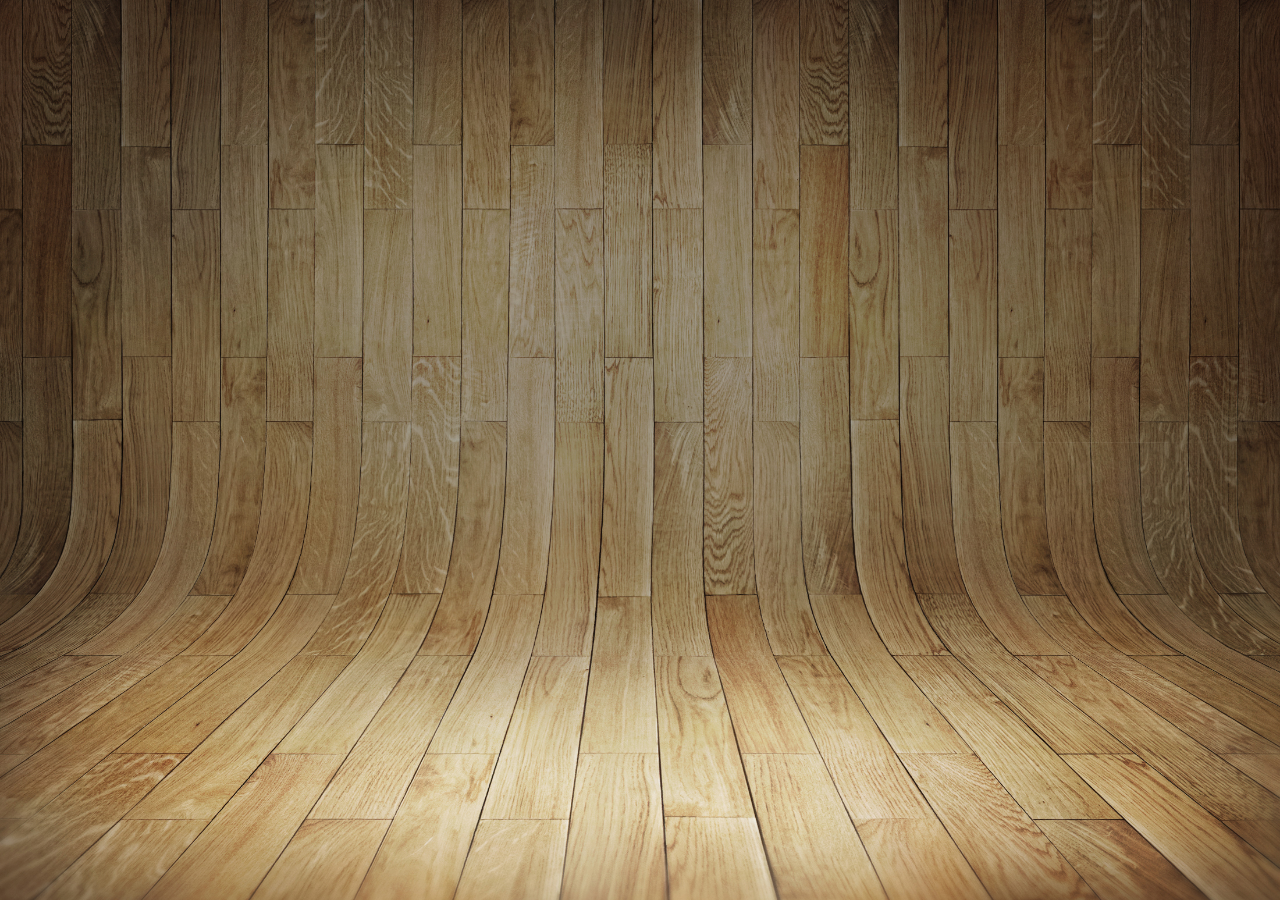
<file: index.html>
<!DOCTYPE html>
<html lang="pt-br">
<head>
    <meta charset="UTF-8">
    <meta name="viewport" content="width=device-width, initial-scale=1.0">
    <title>Projeto Redes Sociais</title>
    <link rel="shortcut icon" href="favicon.ico" type="image/x-icon">
    <link rel="stylesheet" href="estilos/style.css">
</head>
<body>
    
</body>
</html>
</file>
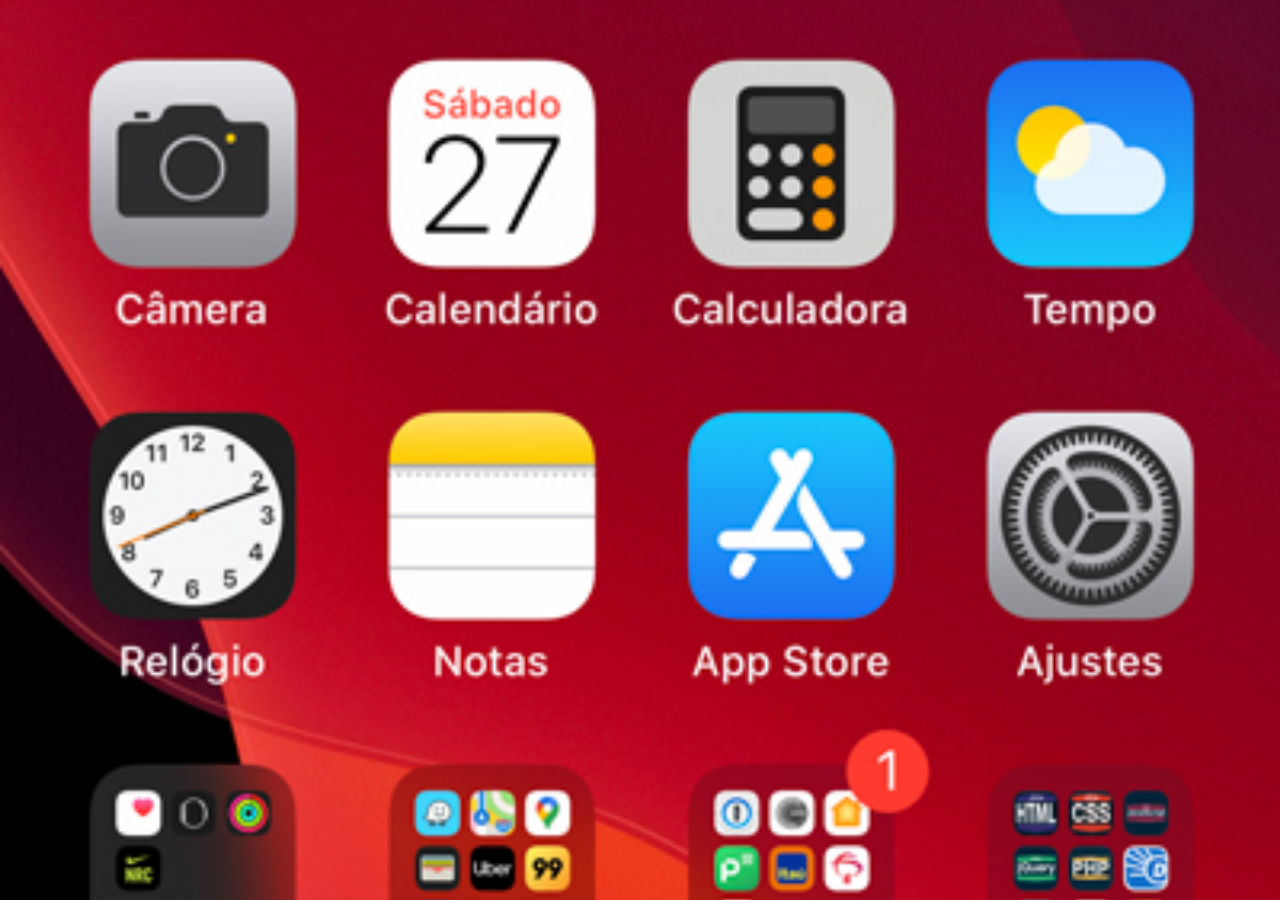
<file: home.html>
<!DOCTYPE html>
<html lang="pt-br">
<head>
    <meta charset="UTF-8">
    <meta name="viewport" content="width=device-width, initial-scale=1.0">
    <title>Home</title>
    <style>
        *{
            margin: 0px;
            padding: 0px;
        }
        body{
            width: 100vw;
            height: 100vh;
            background: black url(imagens/tela-home.jpg) no-repeat top center;
            background-size: cover;
        }
    </style>
</head>
<body>
    
</body>
</html>
</file>
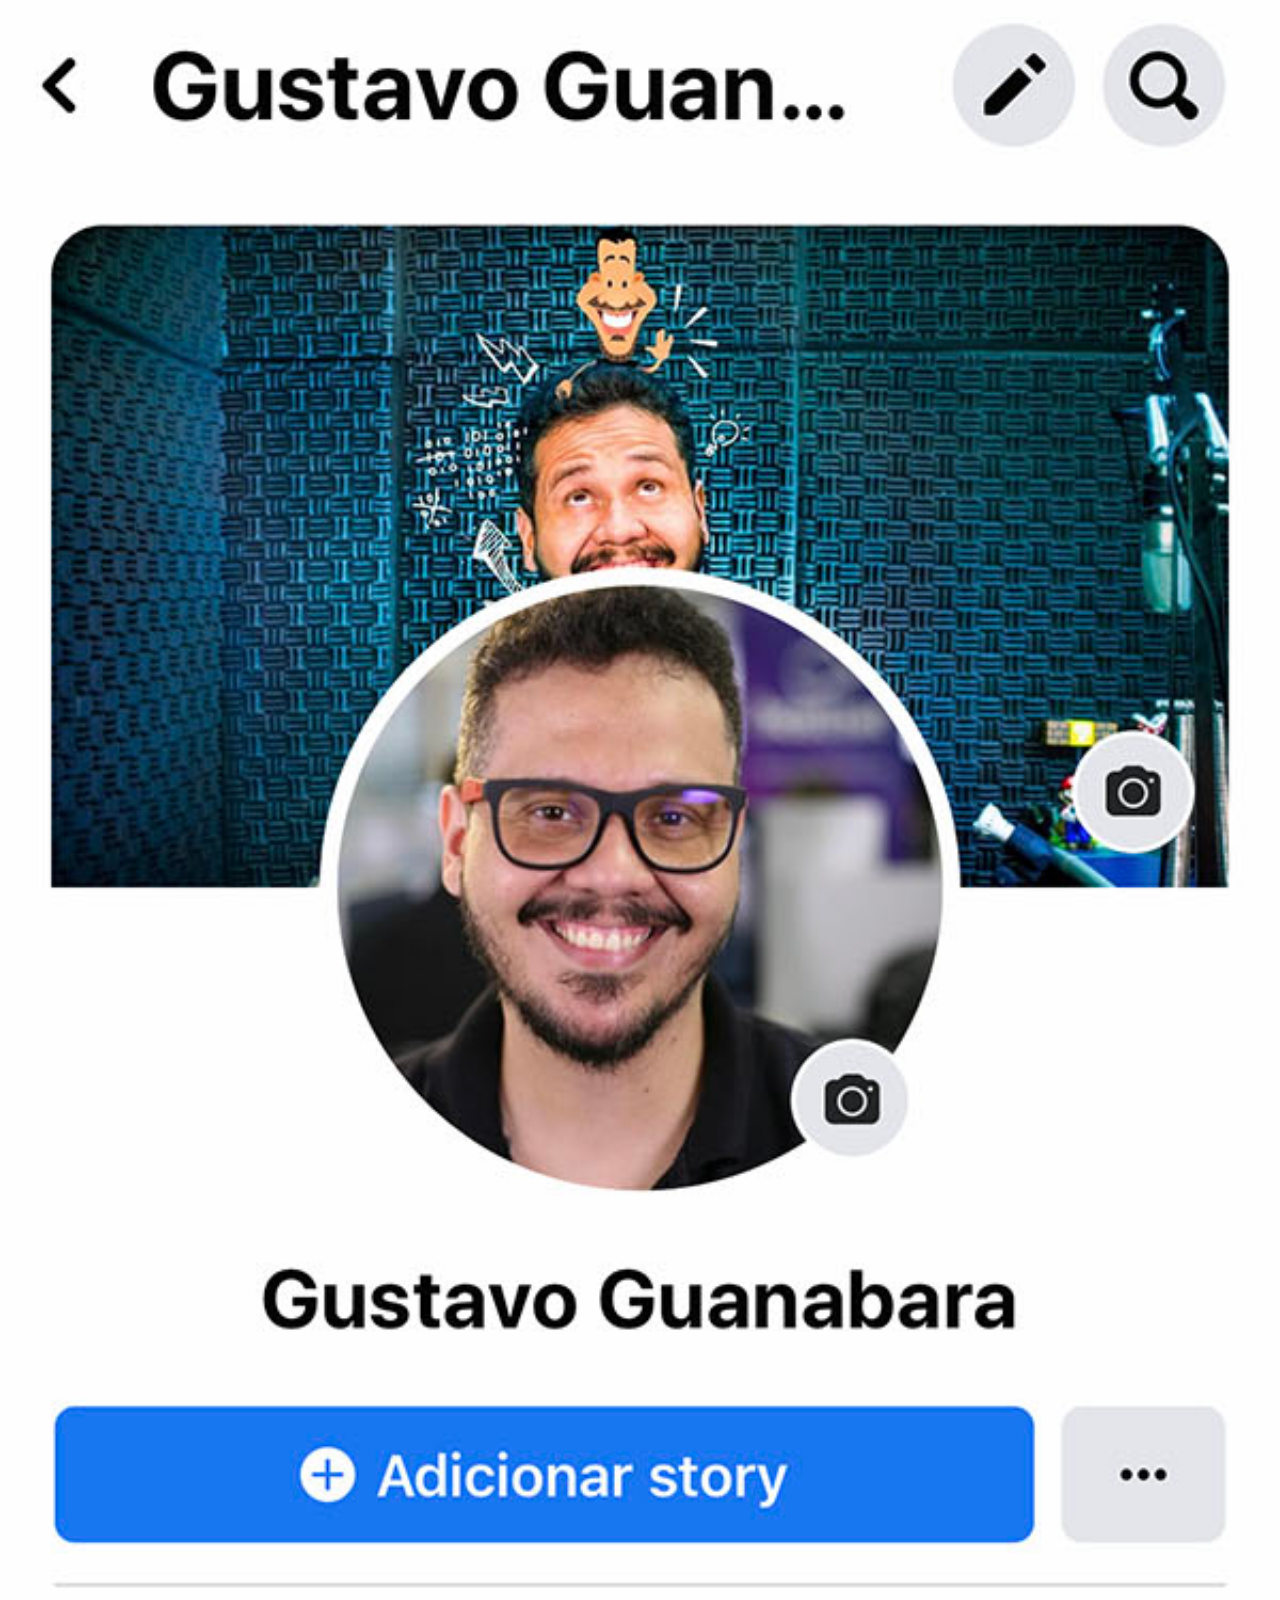
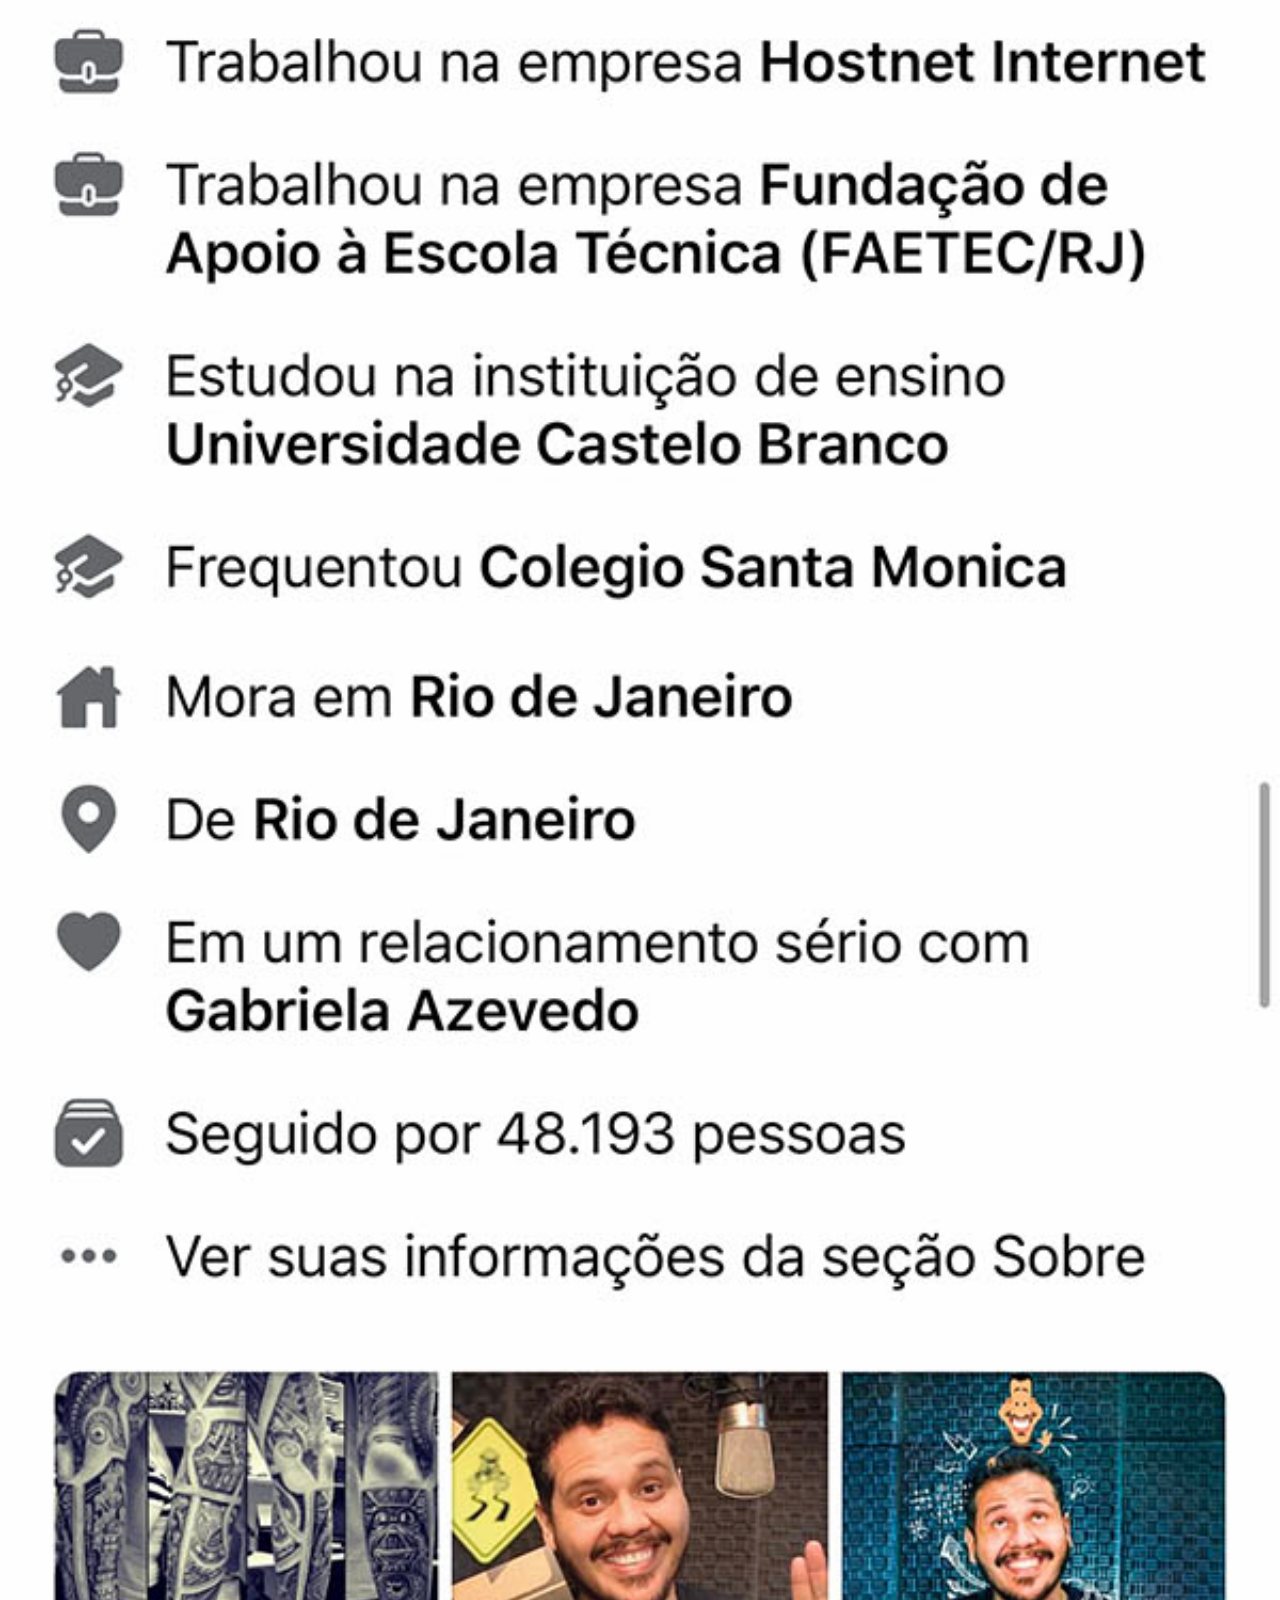
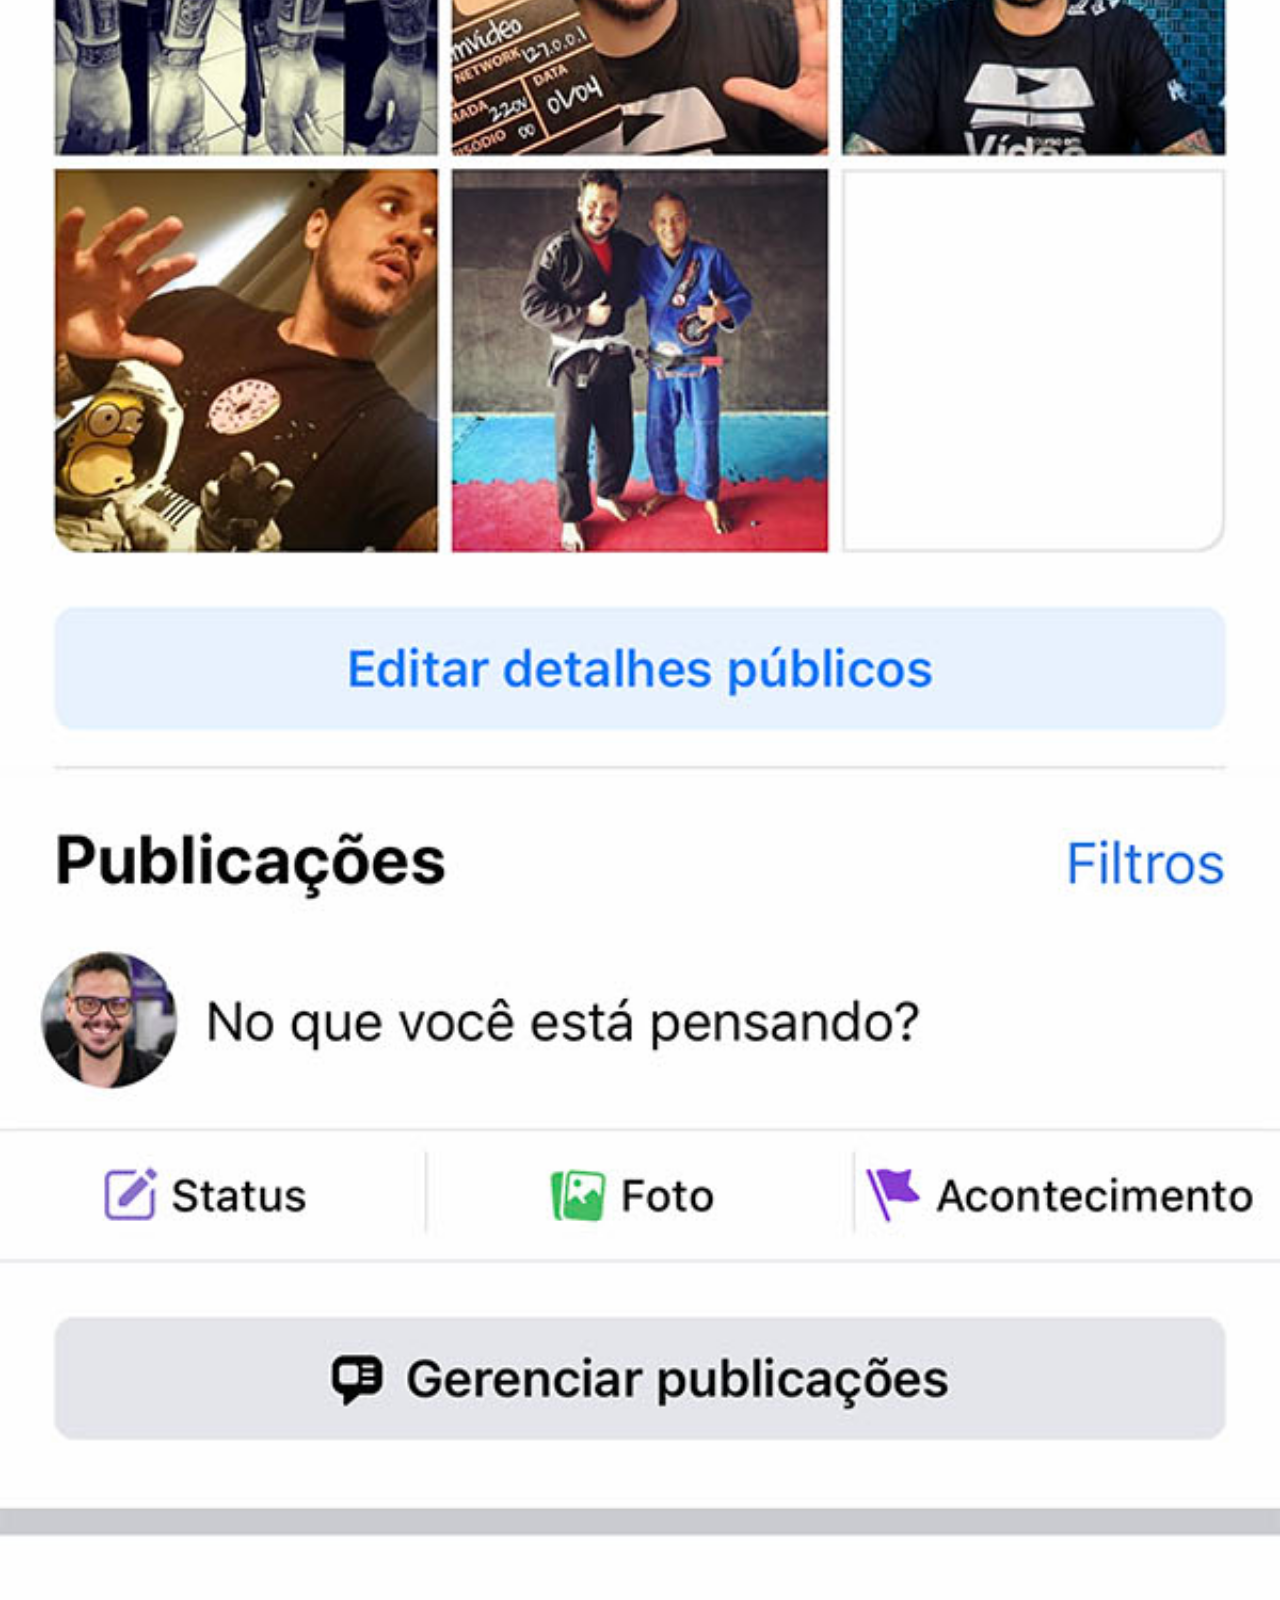
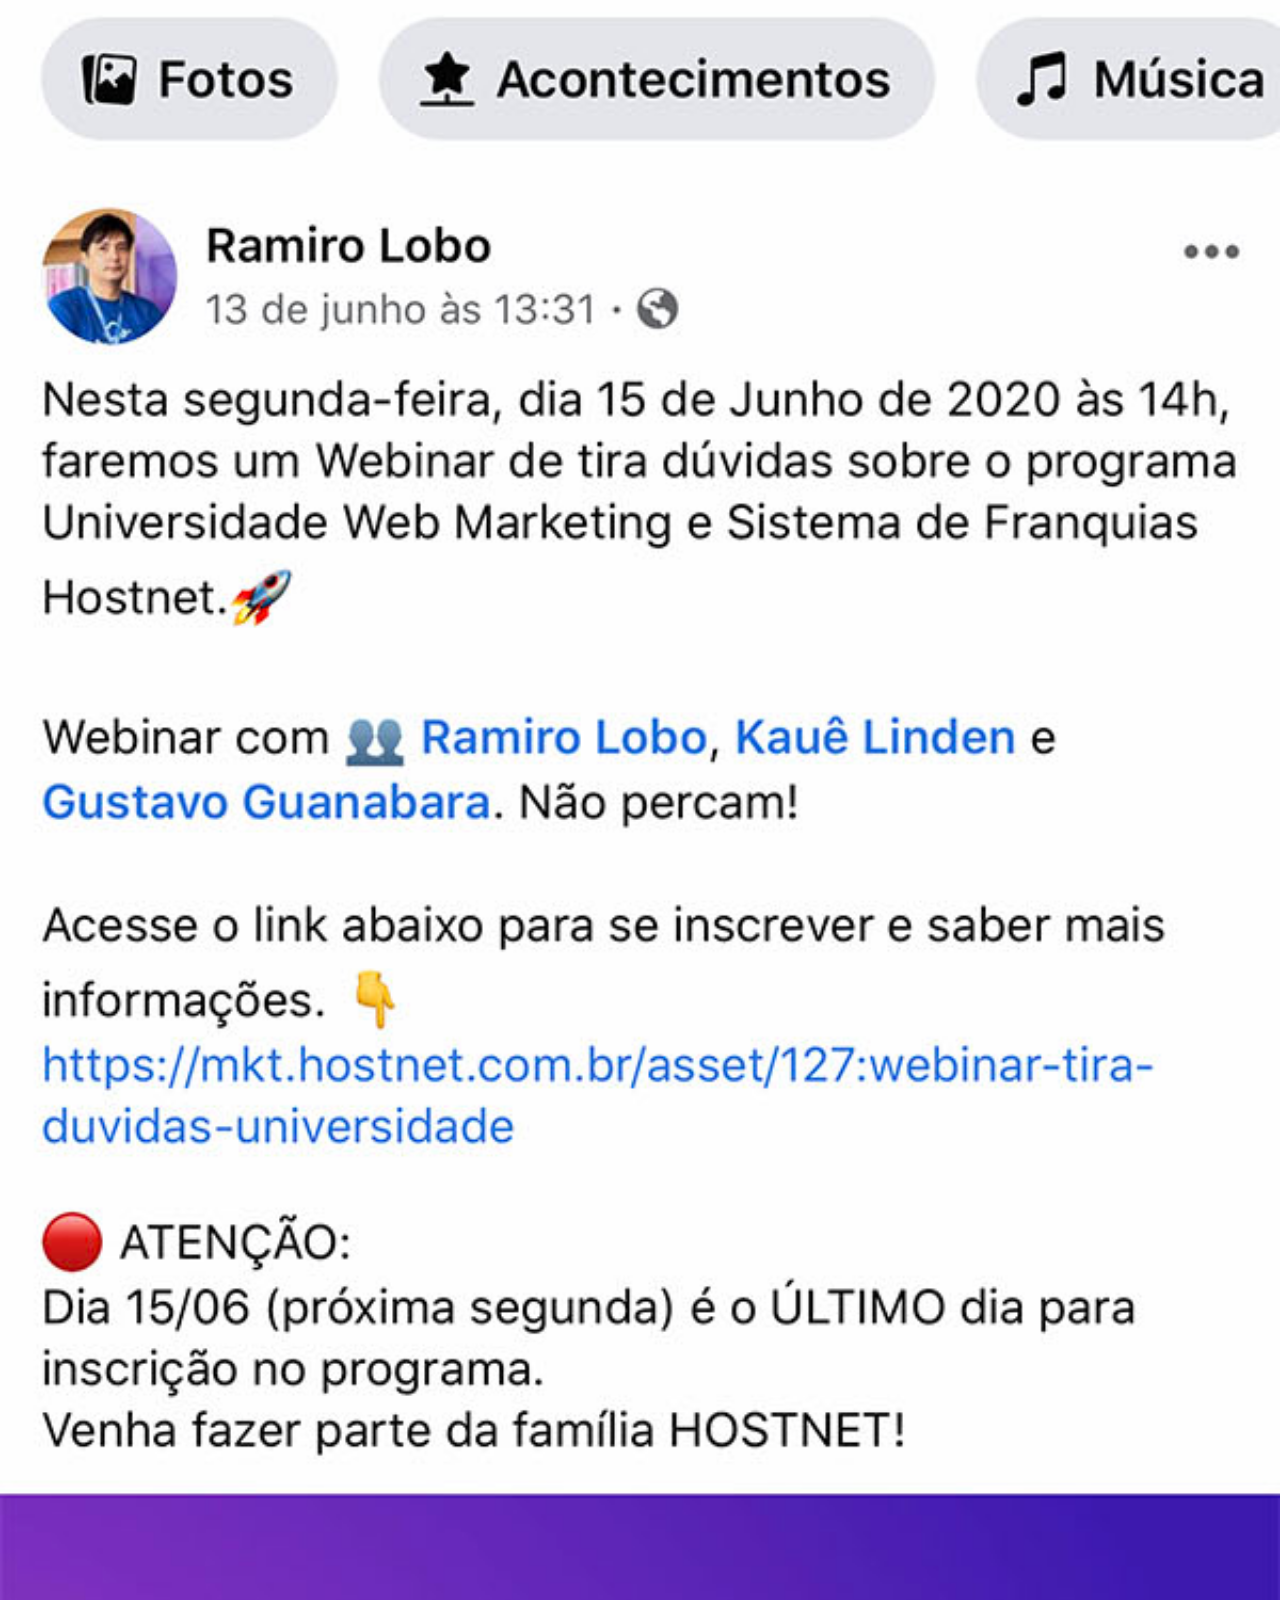
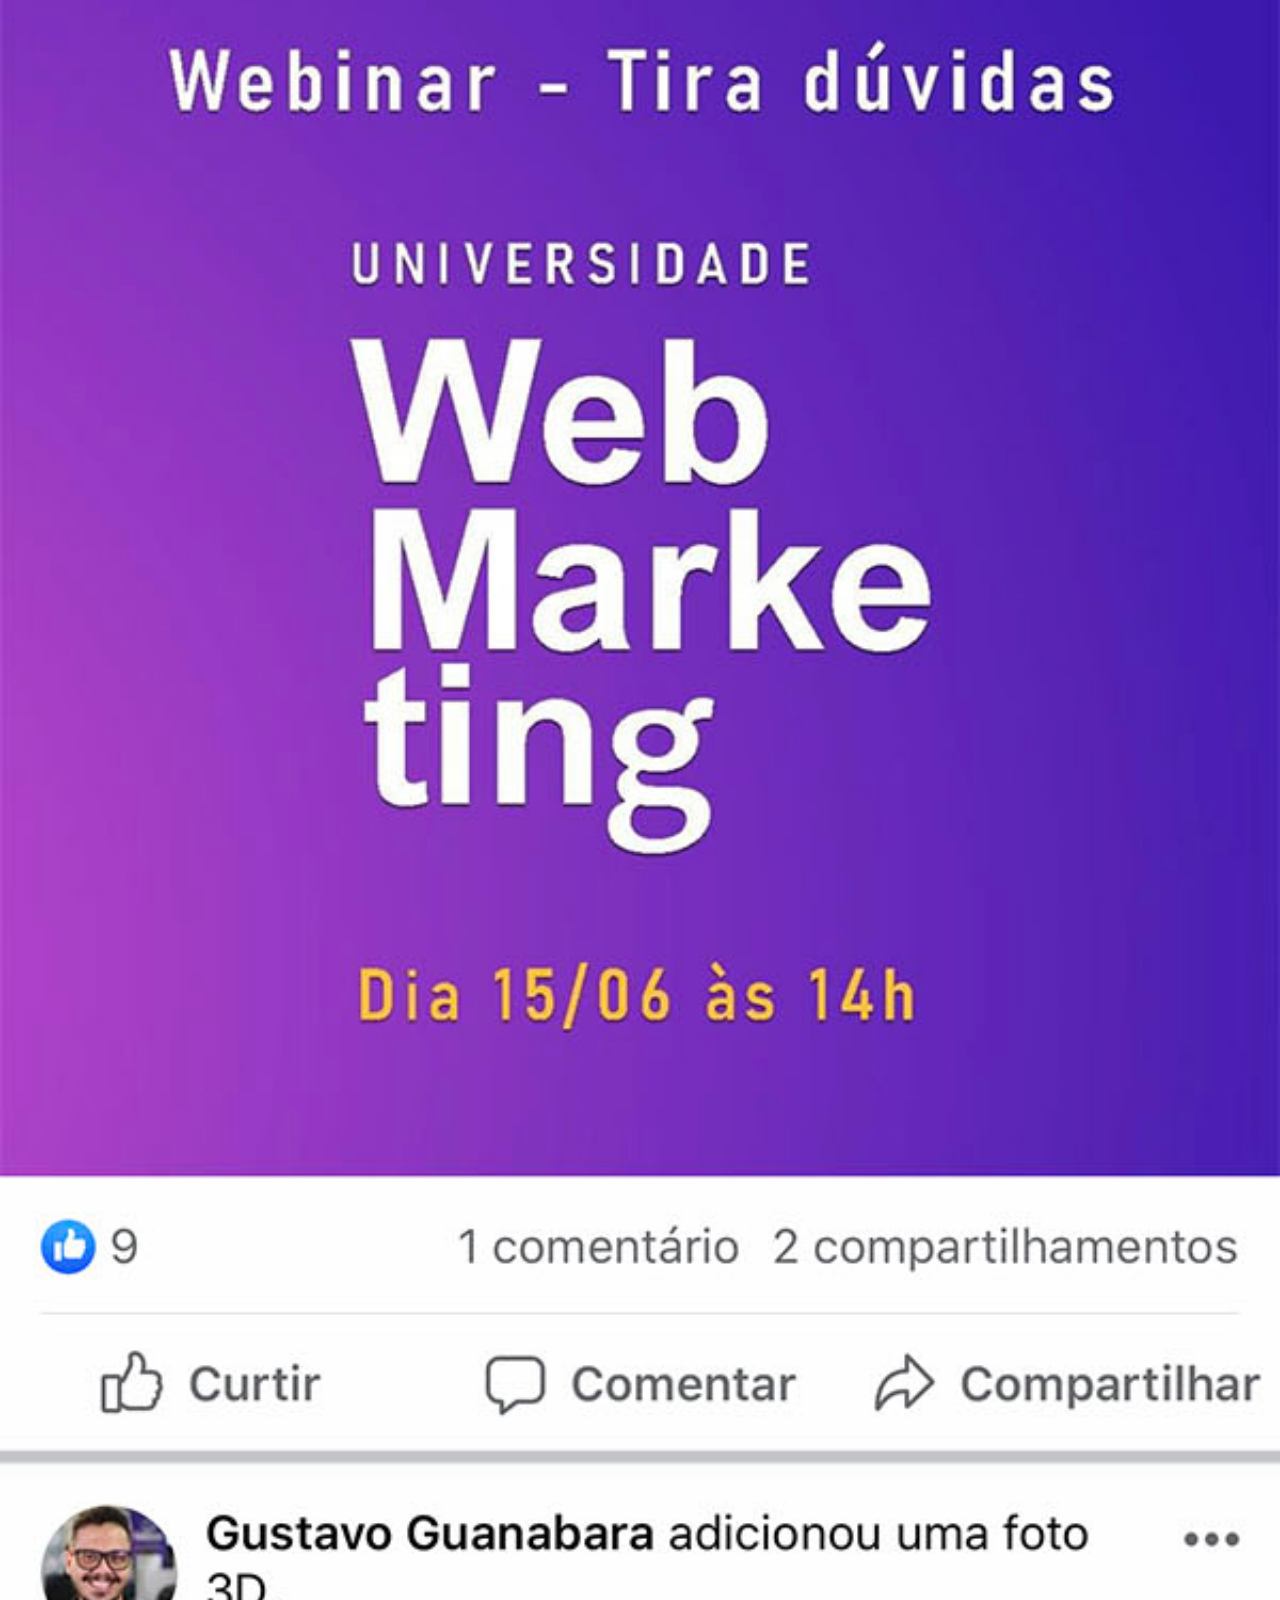
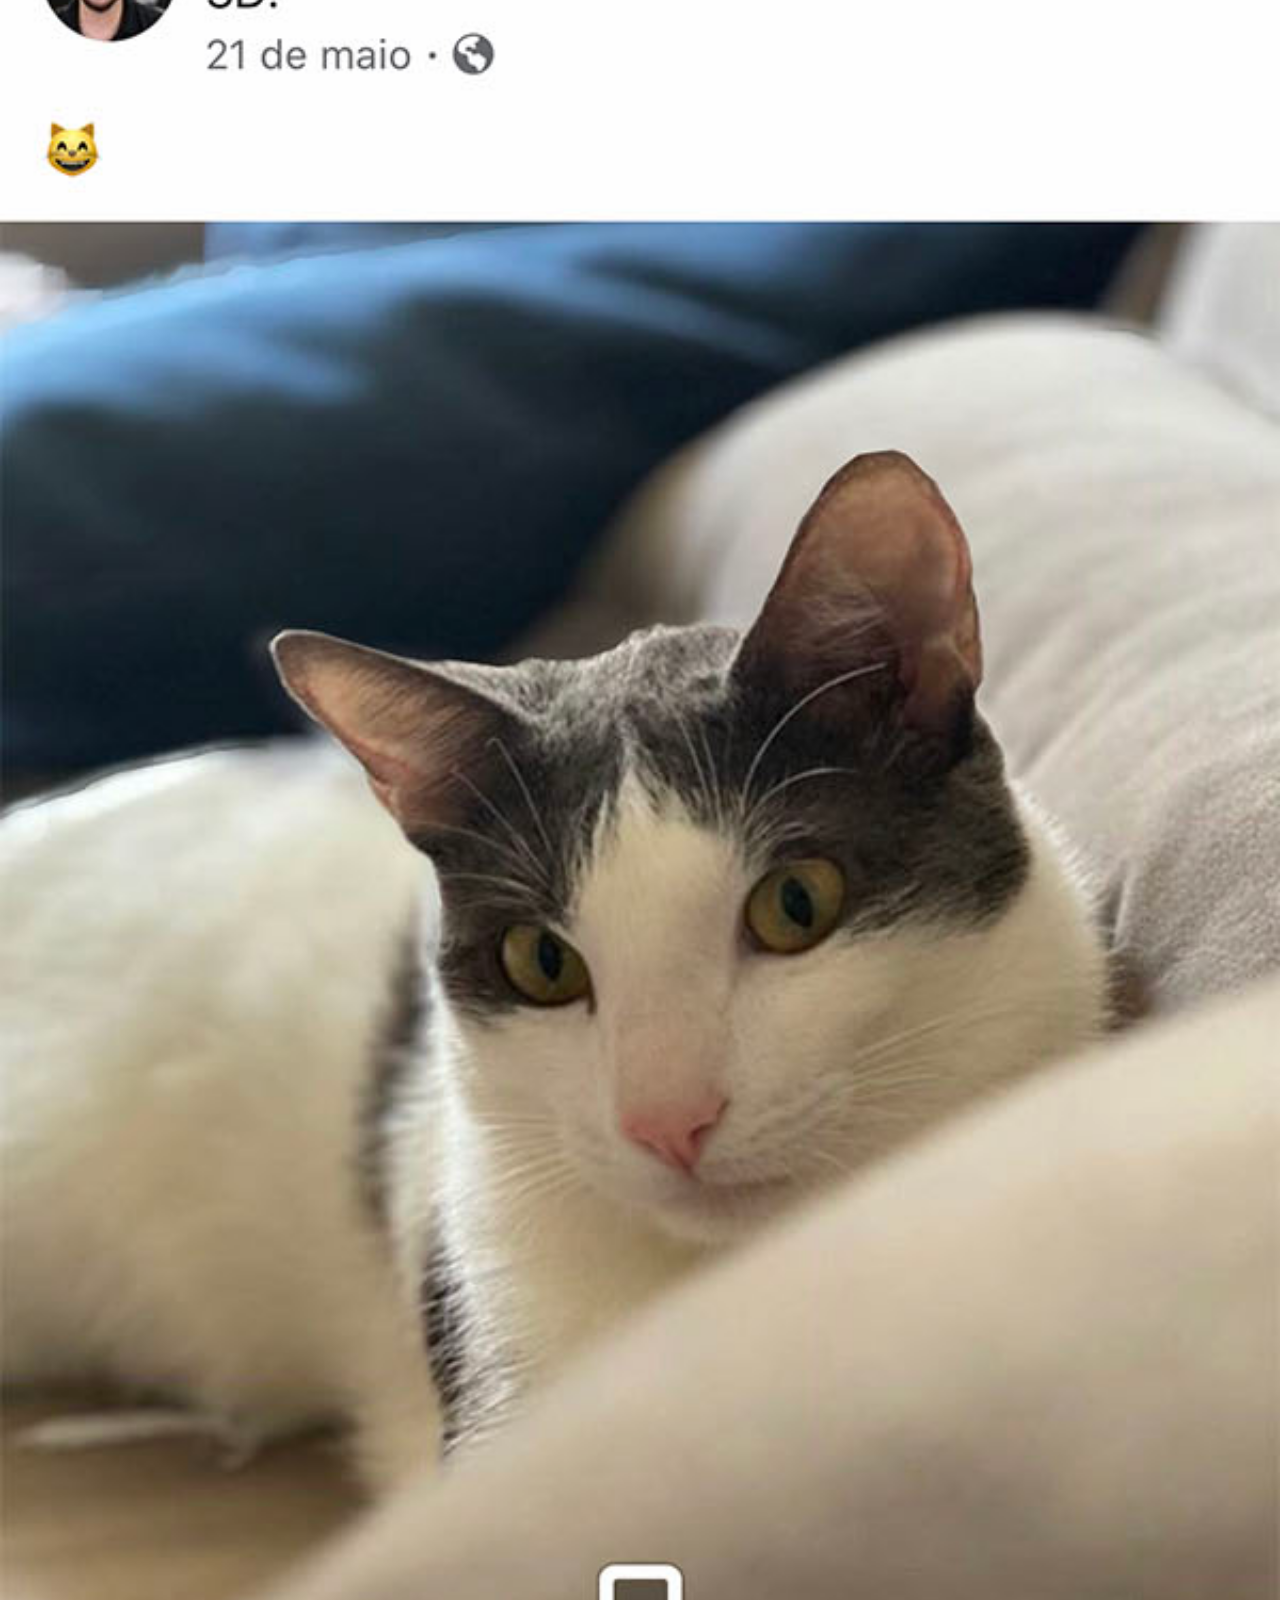
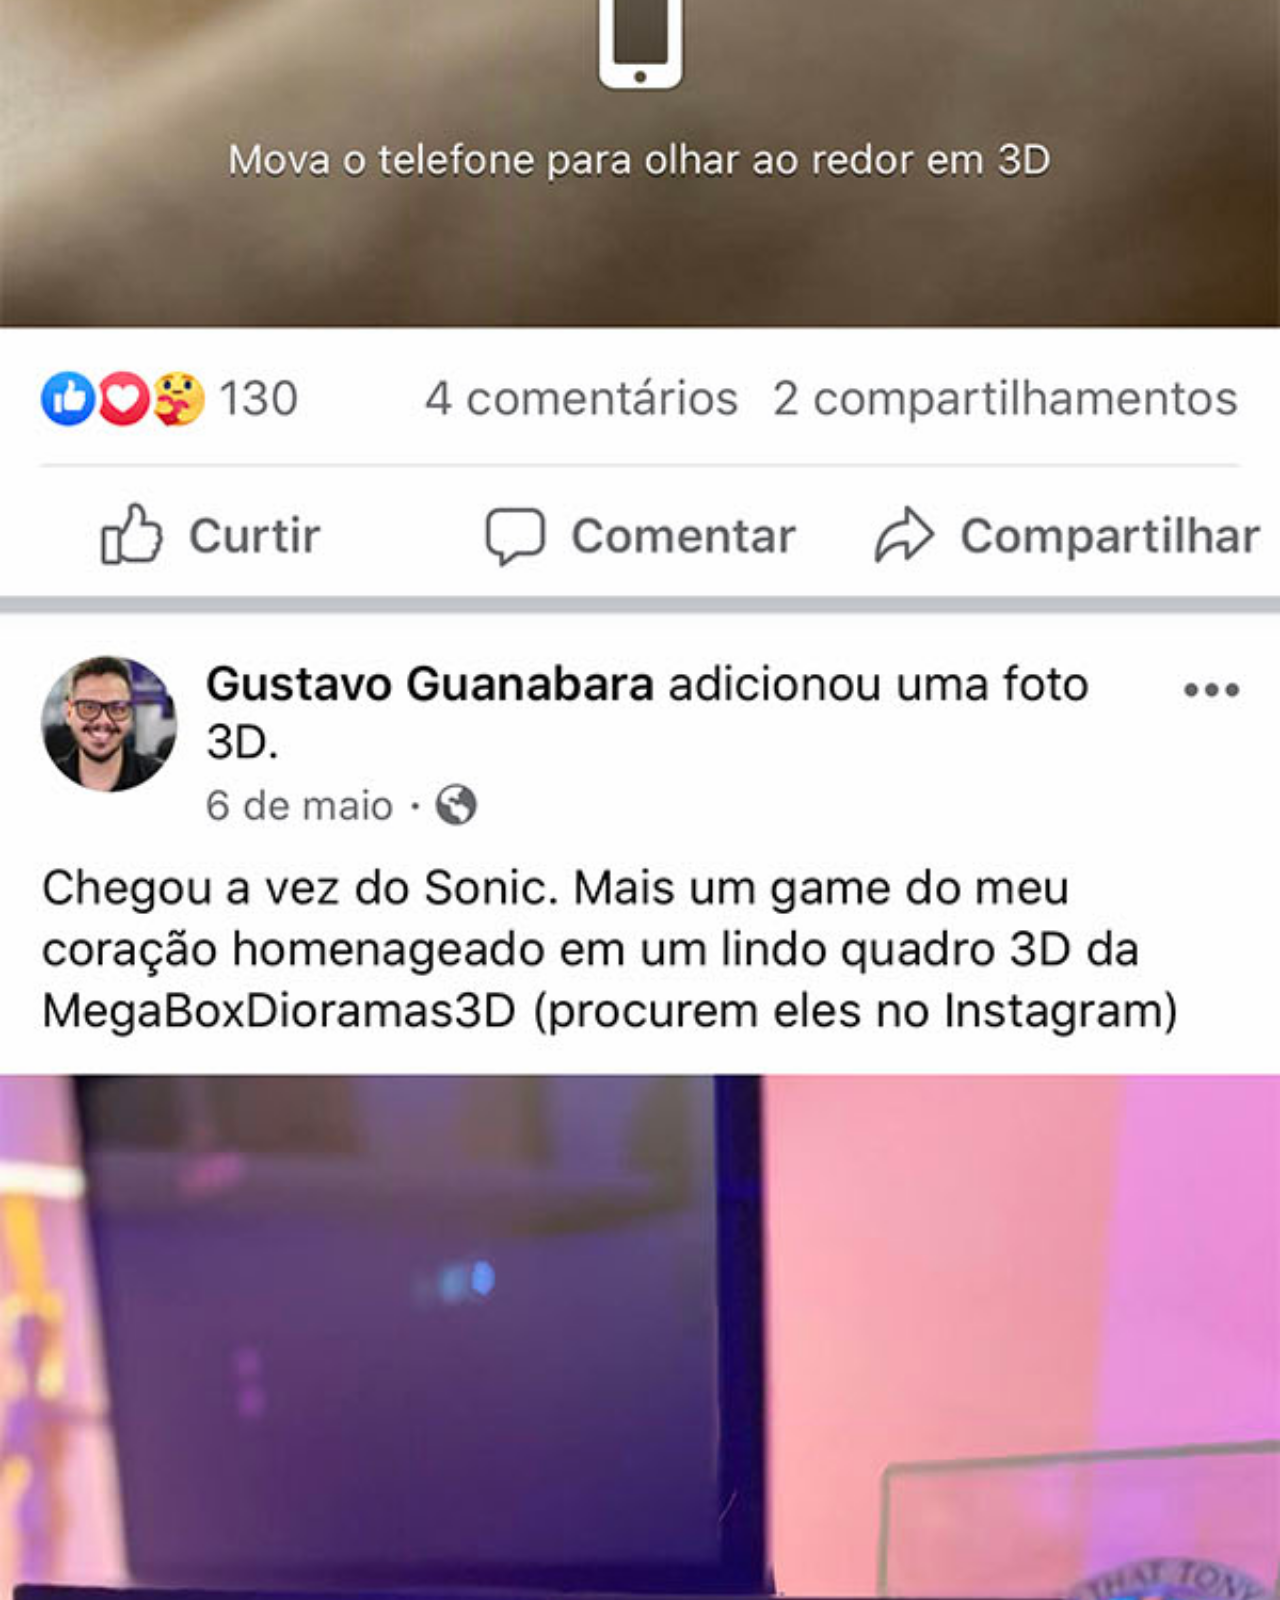
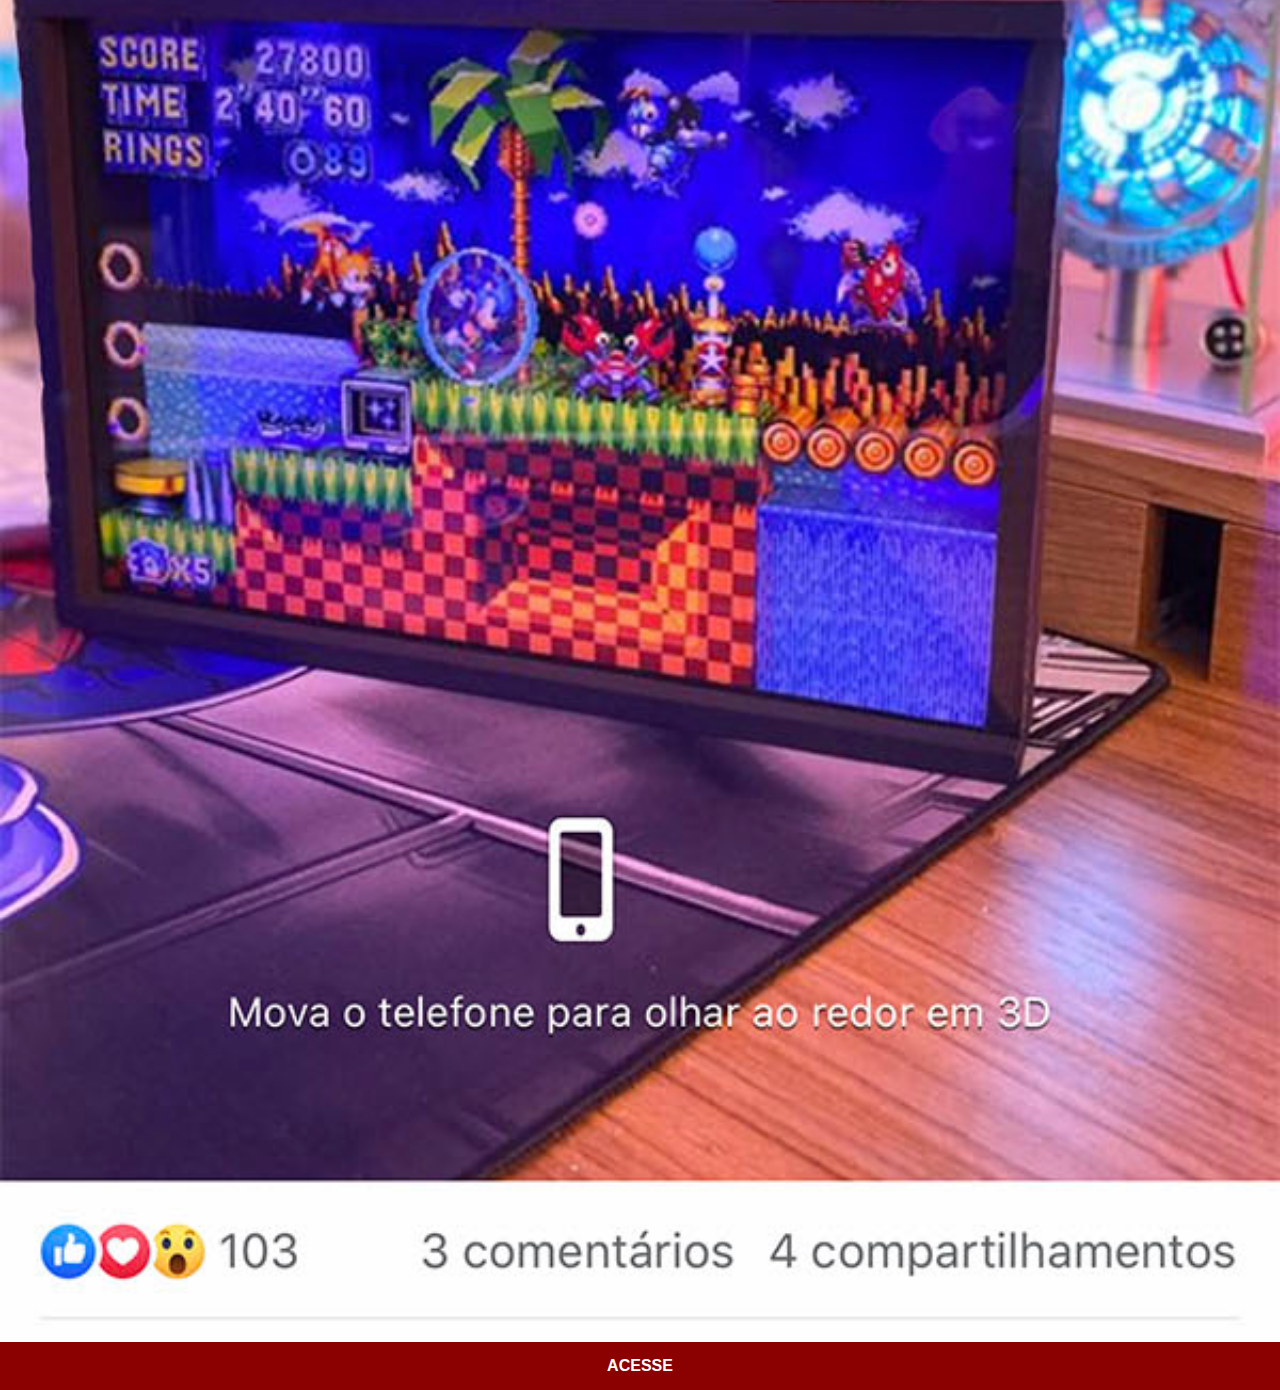
<file: paginas/facebook.html>
<!DOCTYPE html>
<html lang="pt-br">
<head>
    <meta charset="UTF-8">
    <meta name="viewport" content="width=device-width, initial-scale=1.0">
    <title>Facebook</title>
    <link rel="stylesheet" href="../estilos/telas.css">
</head>
<body>
    <img src="../imagens/tela-facebook.jpg" alt="Facebook">
    <a href="https://www.facebook.com/CursosEmVideo/" target="_blank">ACESSE</a>
</body>
</html>
</file>
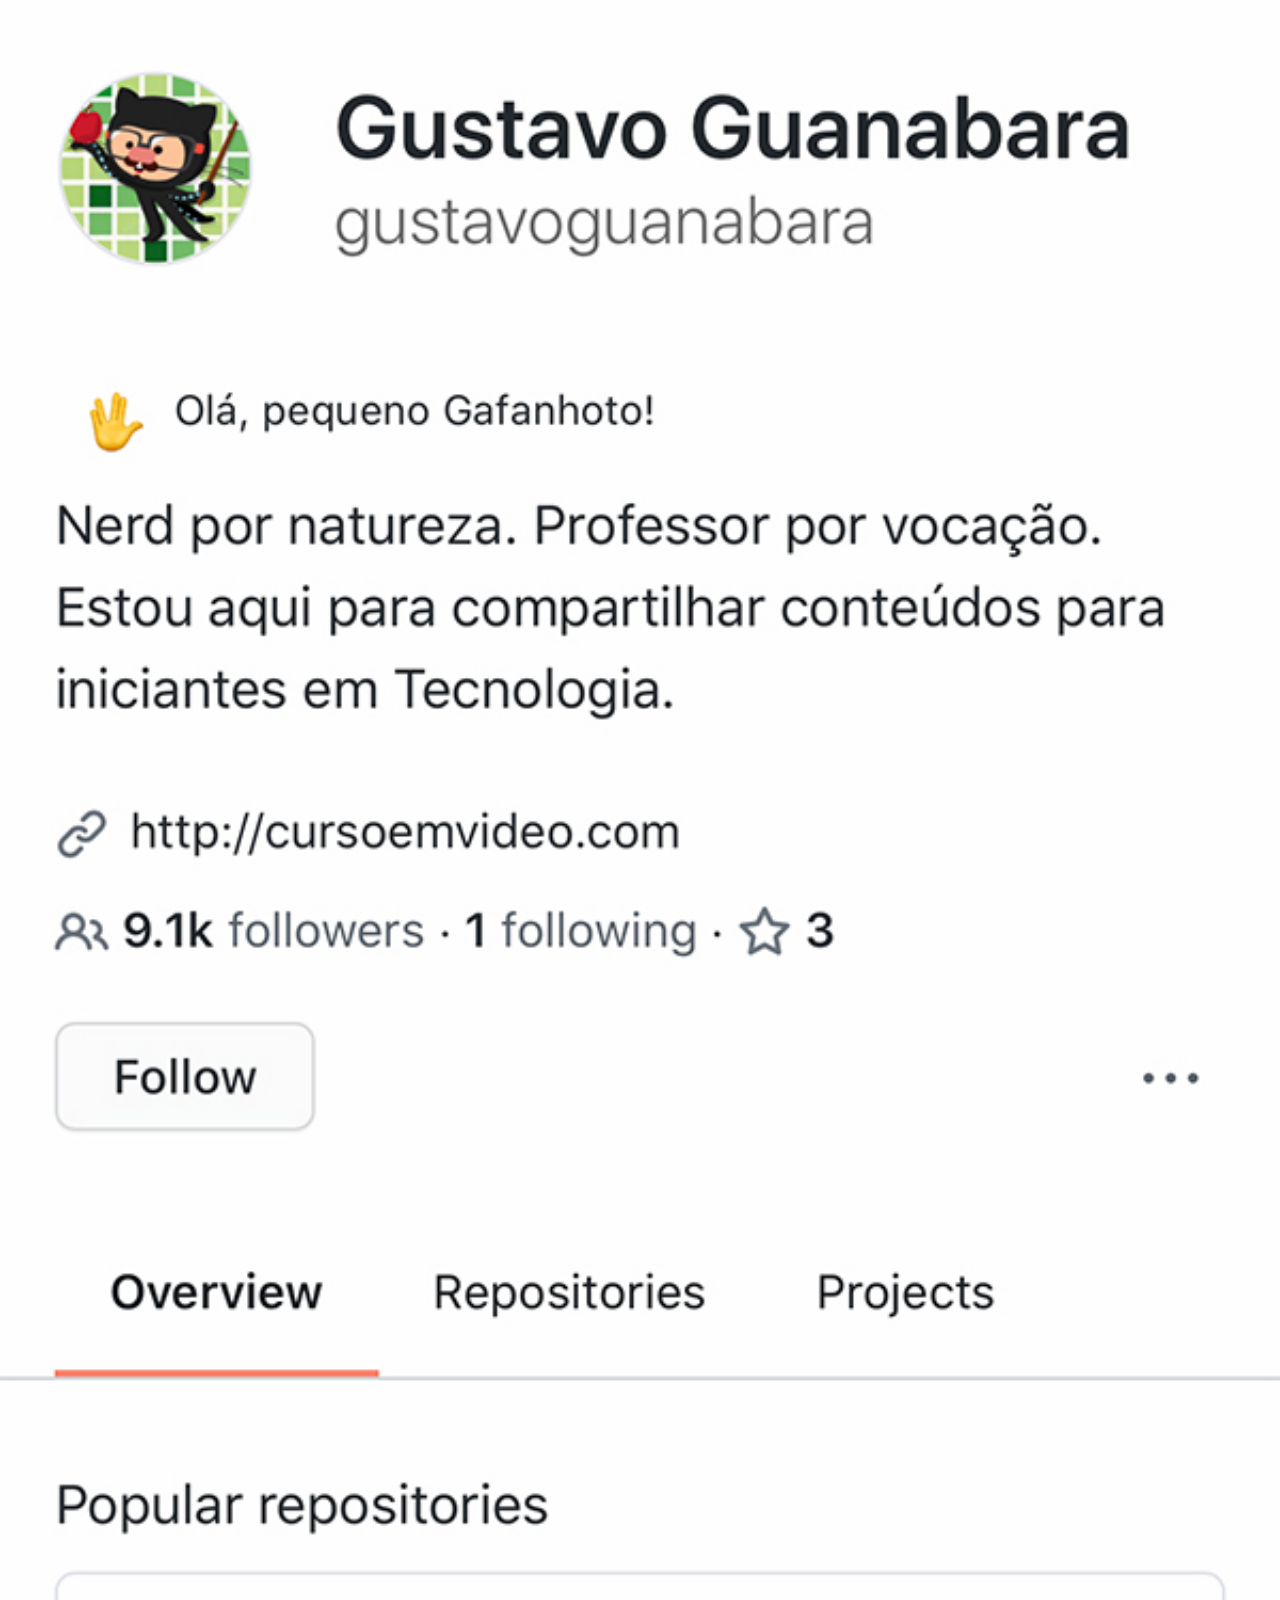
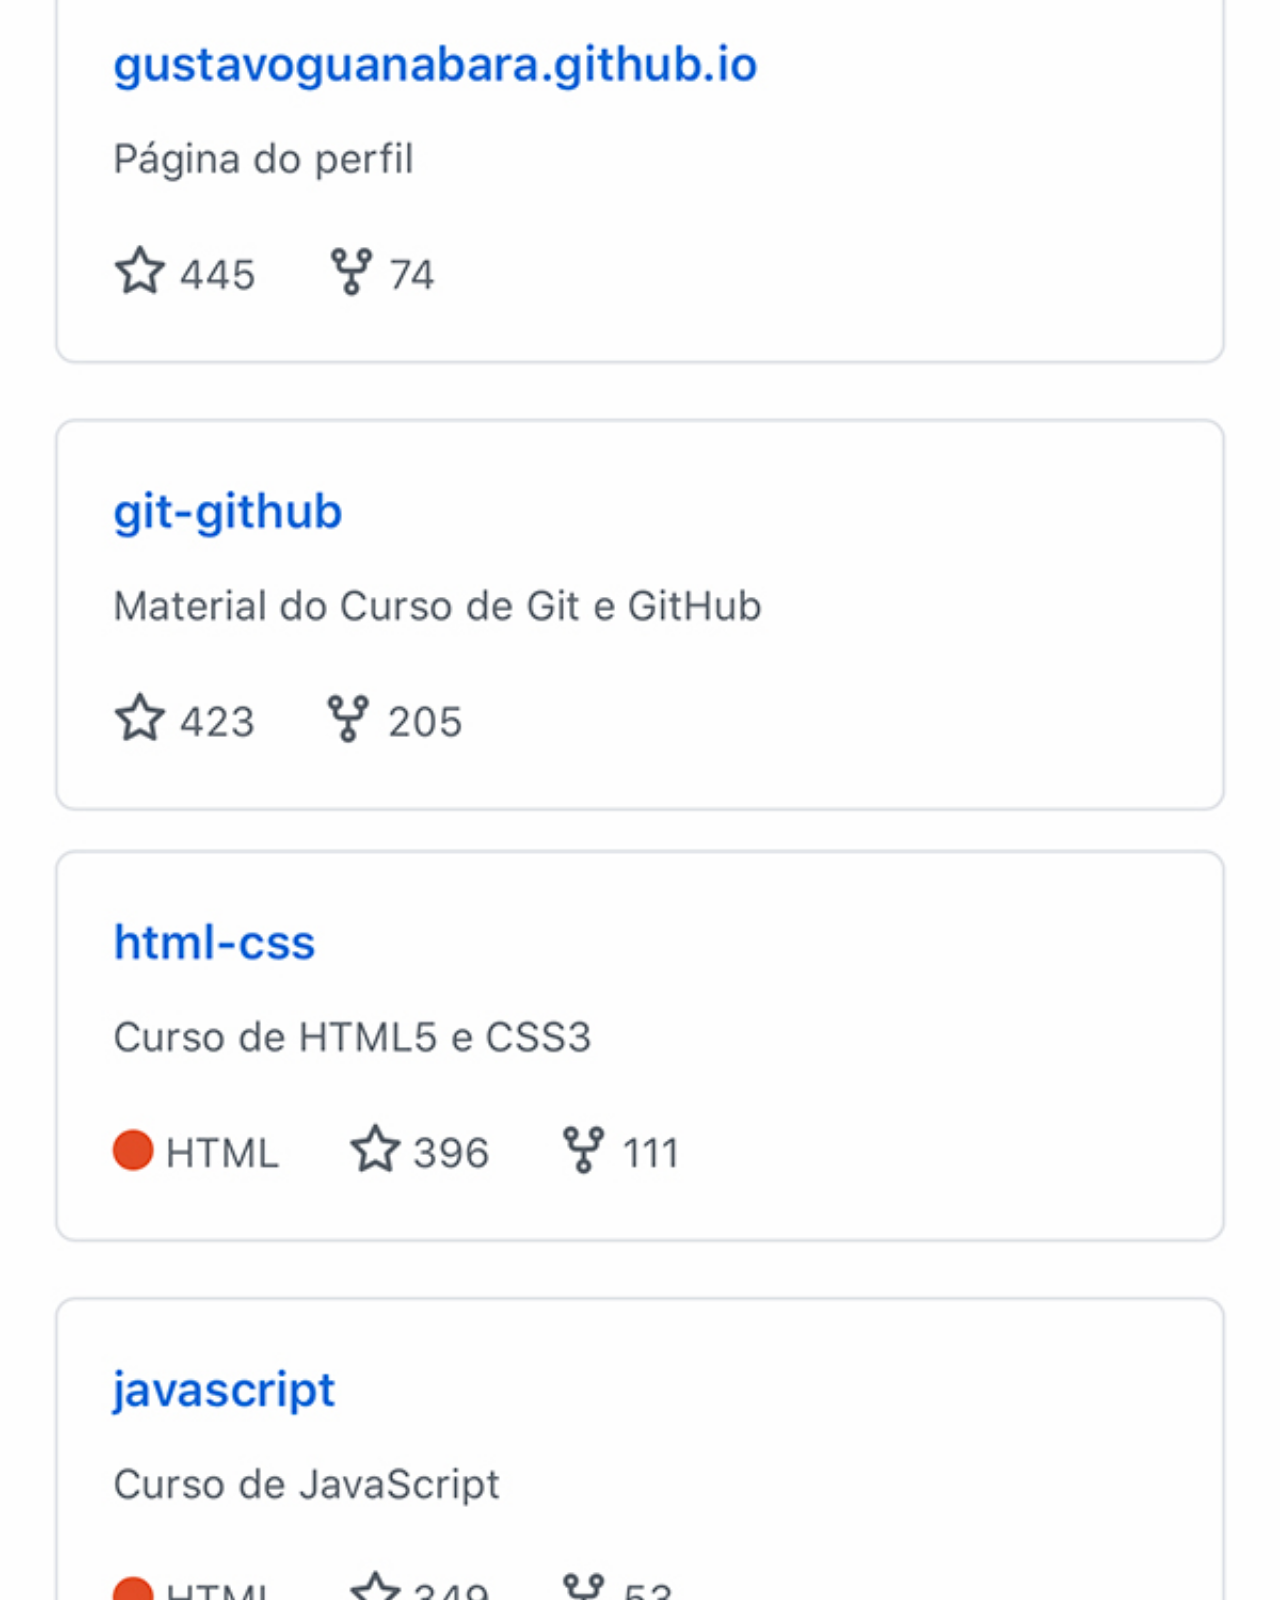
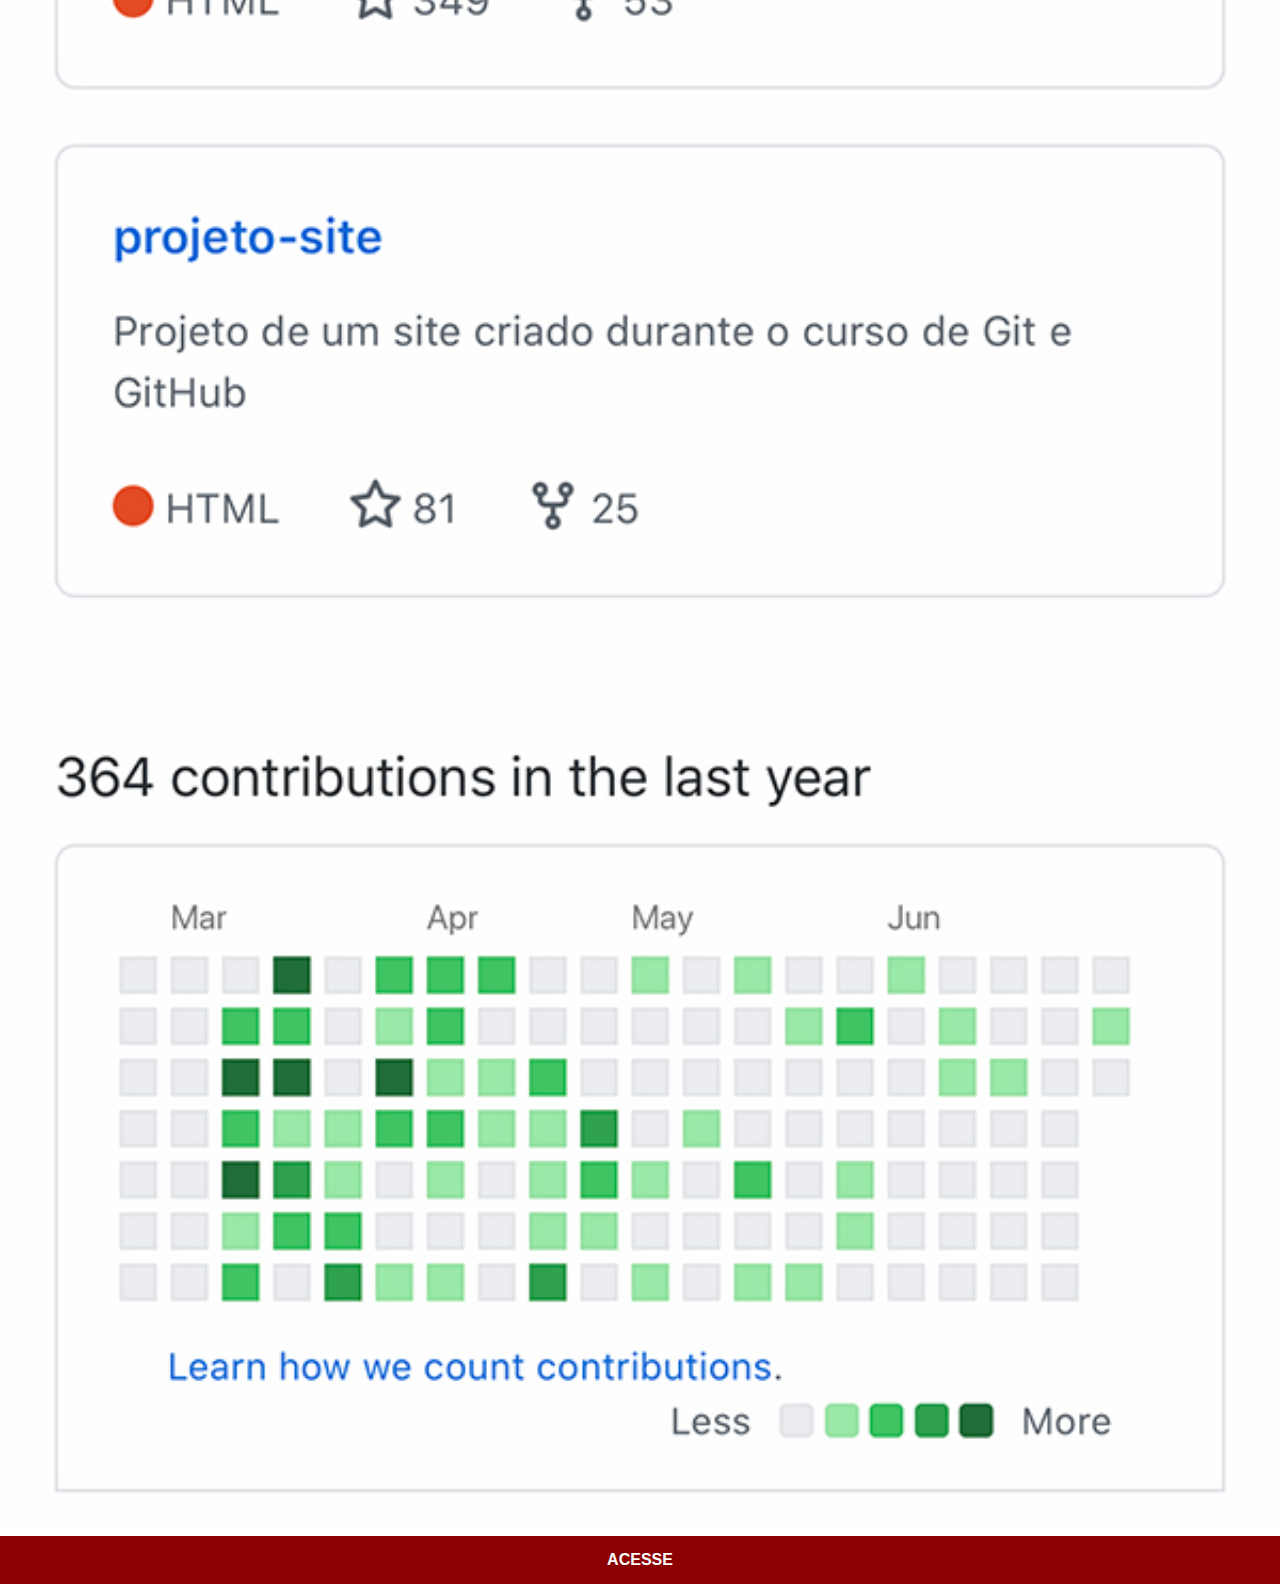
<file: paginas/github.html>
<!DOCTYPE html>
<html lang="pt-br">
<head>
    <meta charset="UTF-8">
    <meta name="viewport" content="width=device-width, initial-scale=1.0">
    <title>GitHub</title>
    <link rel="stylesheet" href="../estilos/telas.css">
</head>
<body>
    <img src="../imagens/tela-github.jpg" alt="GitHub">
    <a href="https://github.com/cursoemvideo" target="_blank">ACESSE</a>
</body>
</html>
</file>
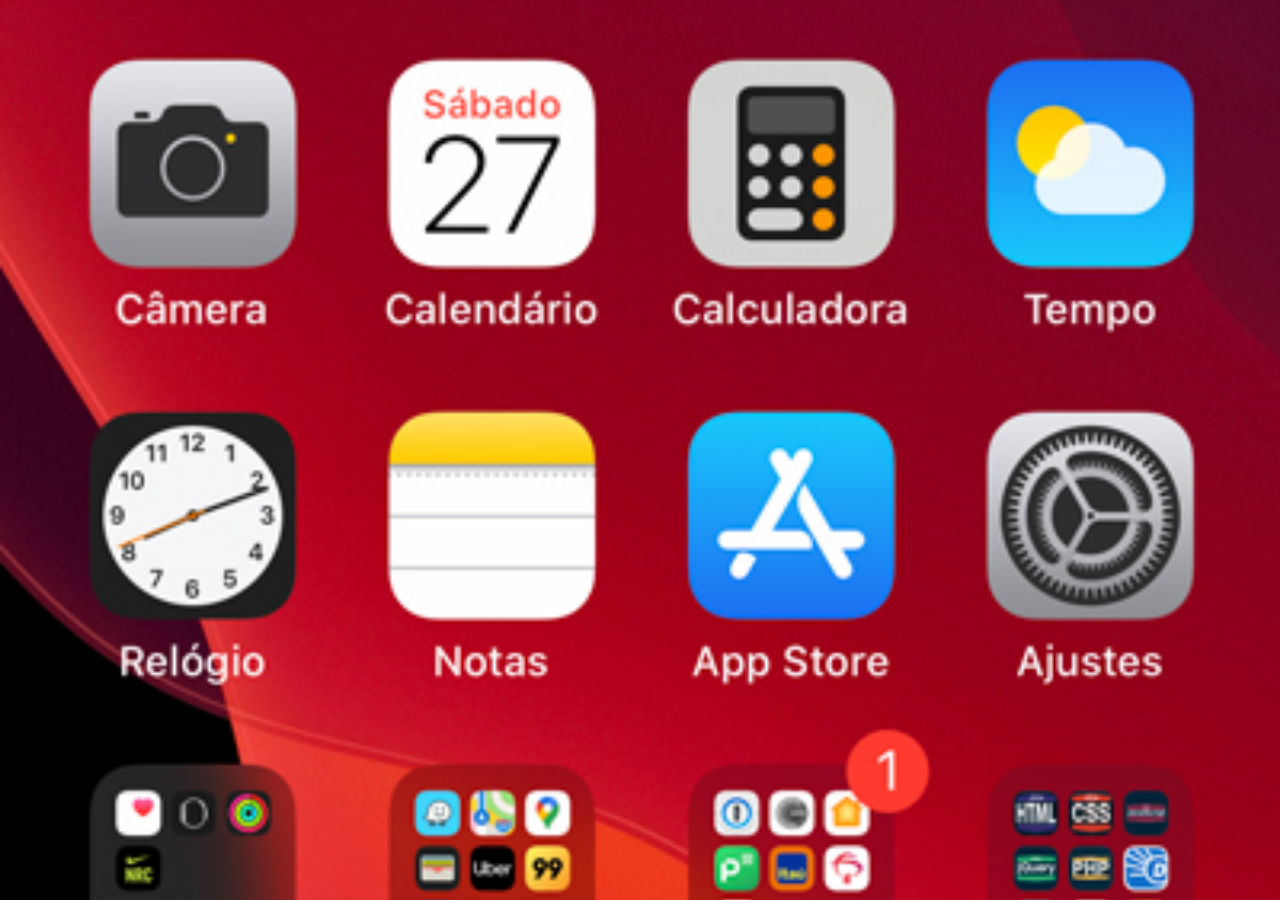
<file: paginas/home.html>
<!DOCTYPE html>
<html lang="pt-br">
<head>
    <meta charset="UTF-8">
    <meta name="viewport" content="width=device-width, initial-scale=1.0">
    <title>Home</title>
    <style>
        *{
            margin: 0px;
            padding: 0px;
        }
        body{
            width: 100vw;
            height: 100vh;
            background: black url(../imagens/tela-home.jpg) no-repeat top center;
            background-size: cover;
        }
    </style>
</head>
<body>
    
</body>
</html>
</file>
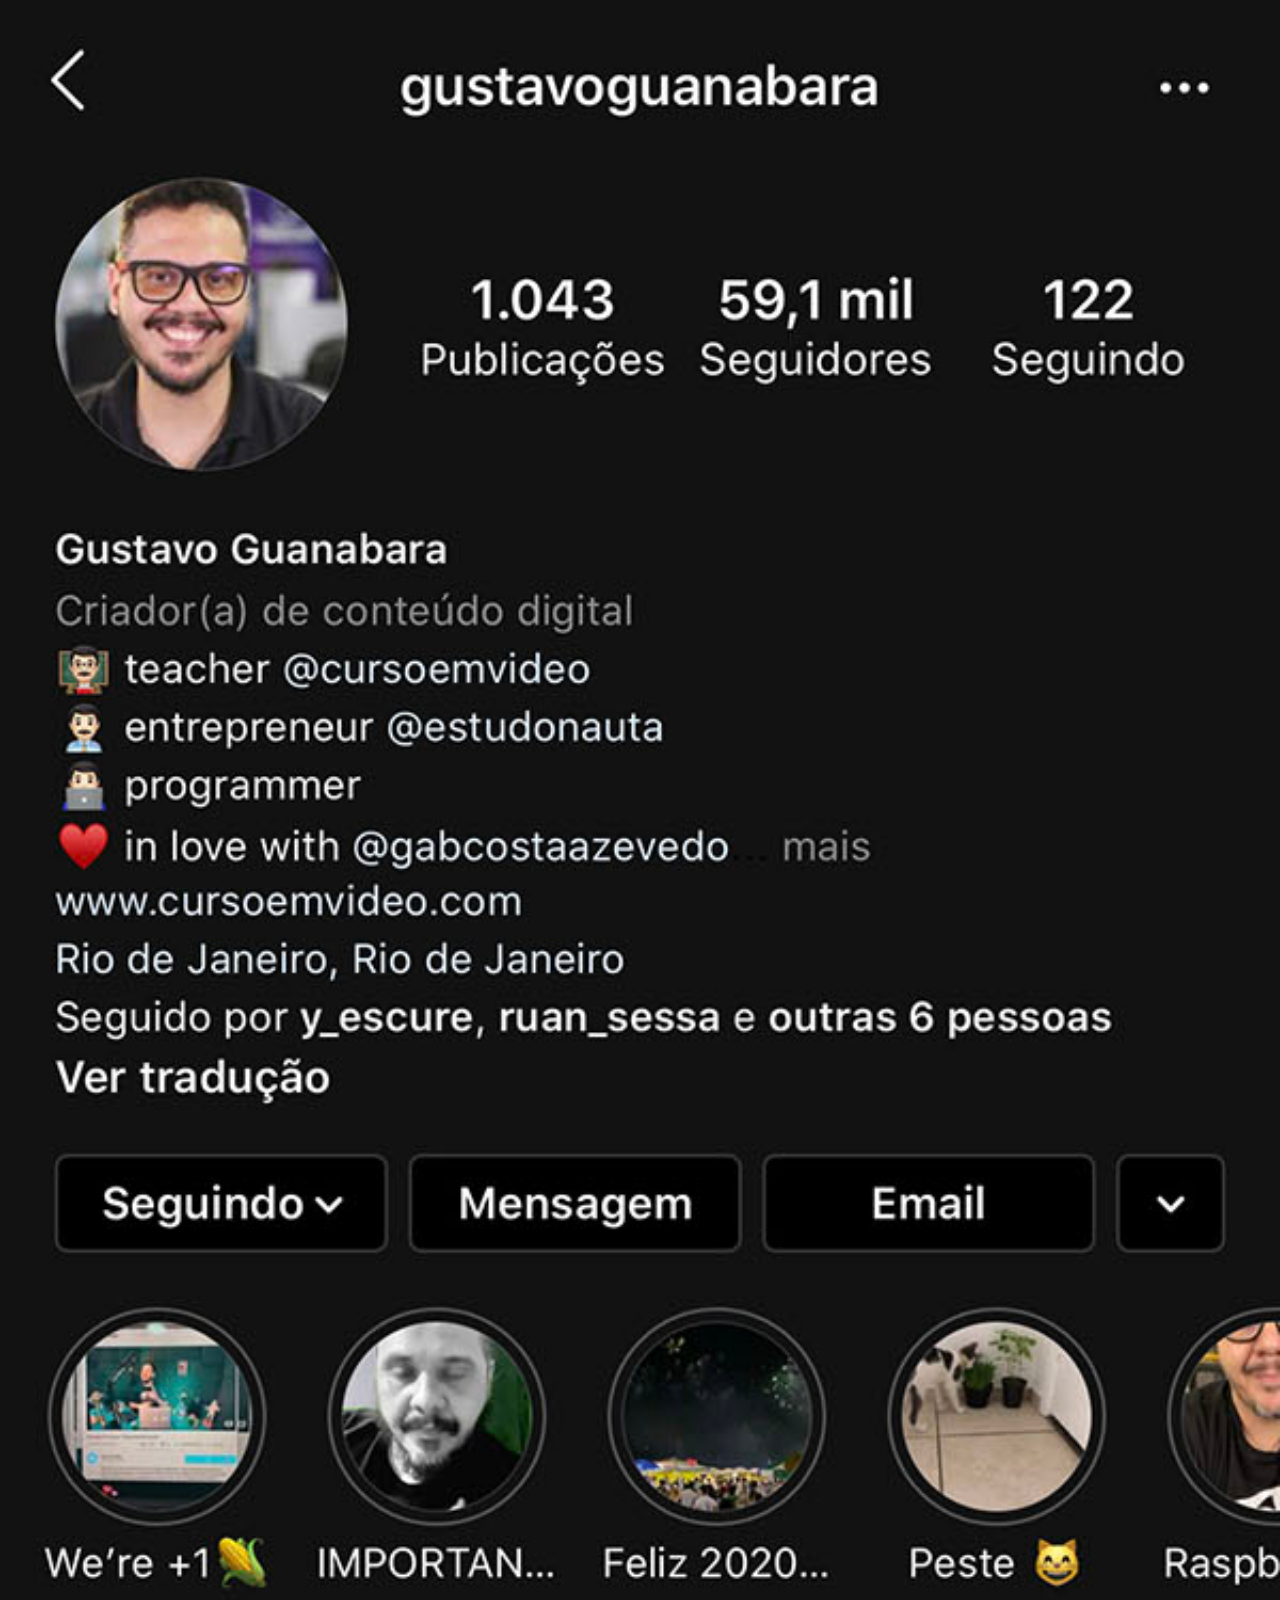
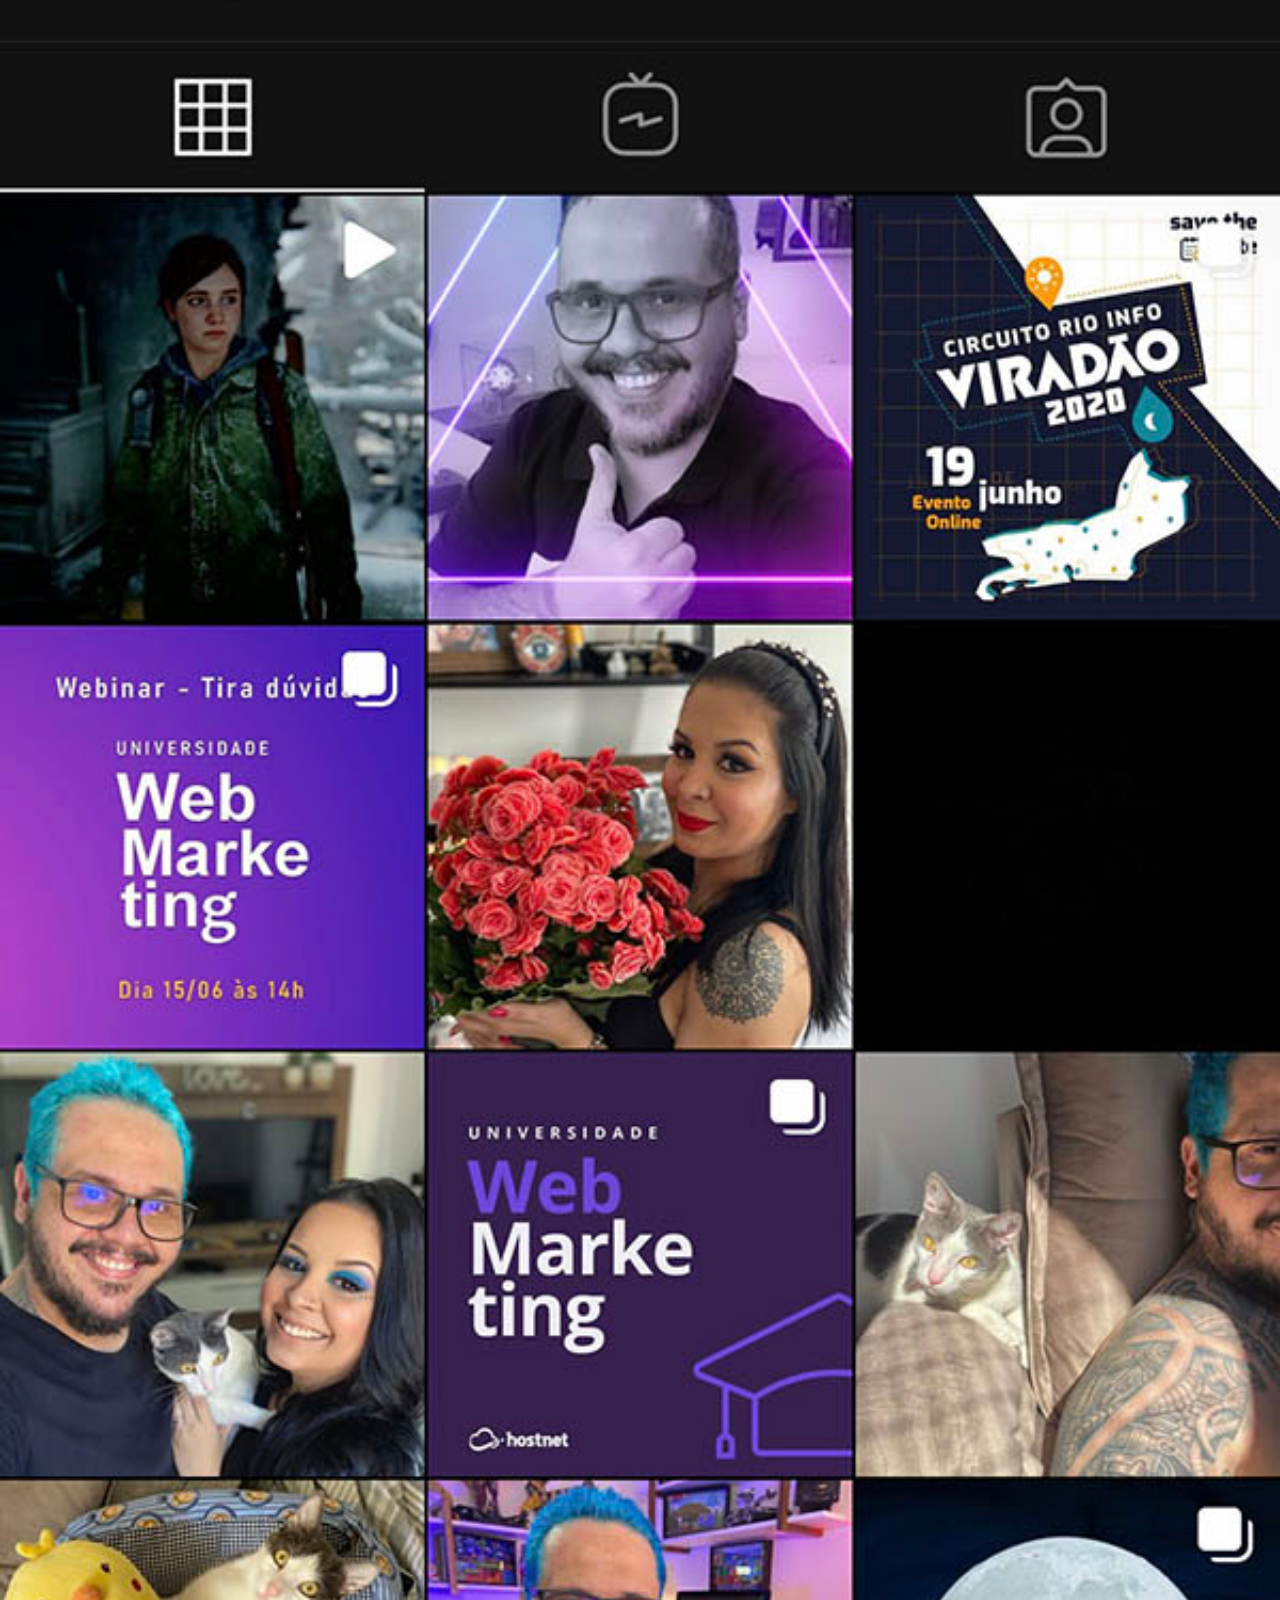
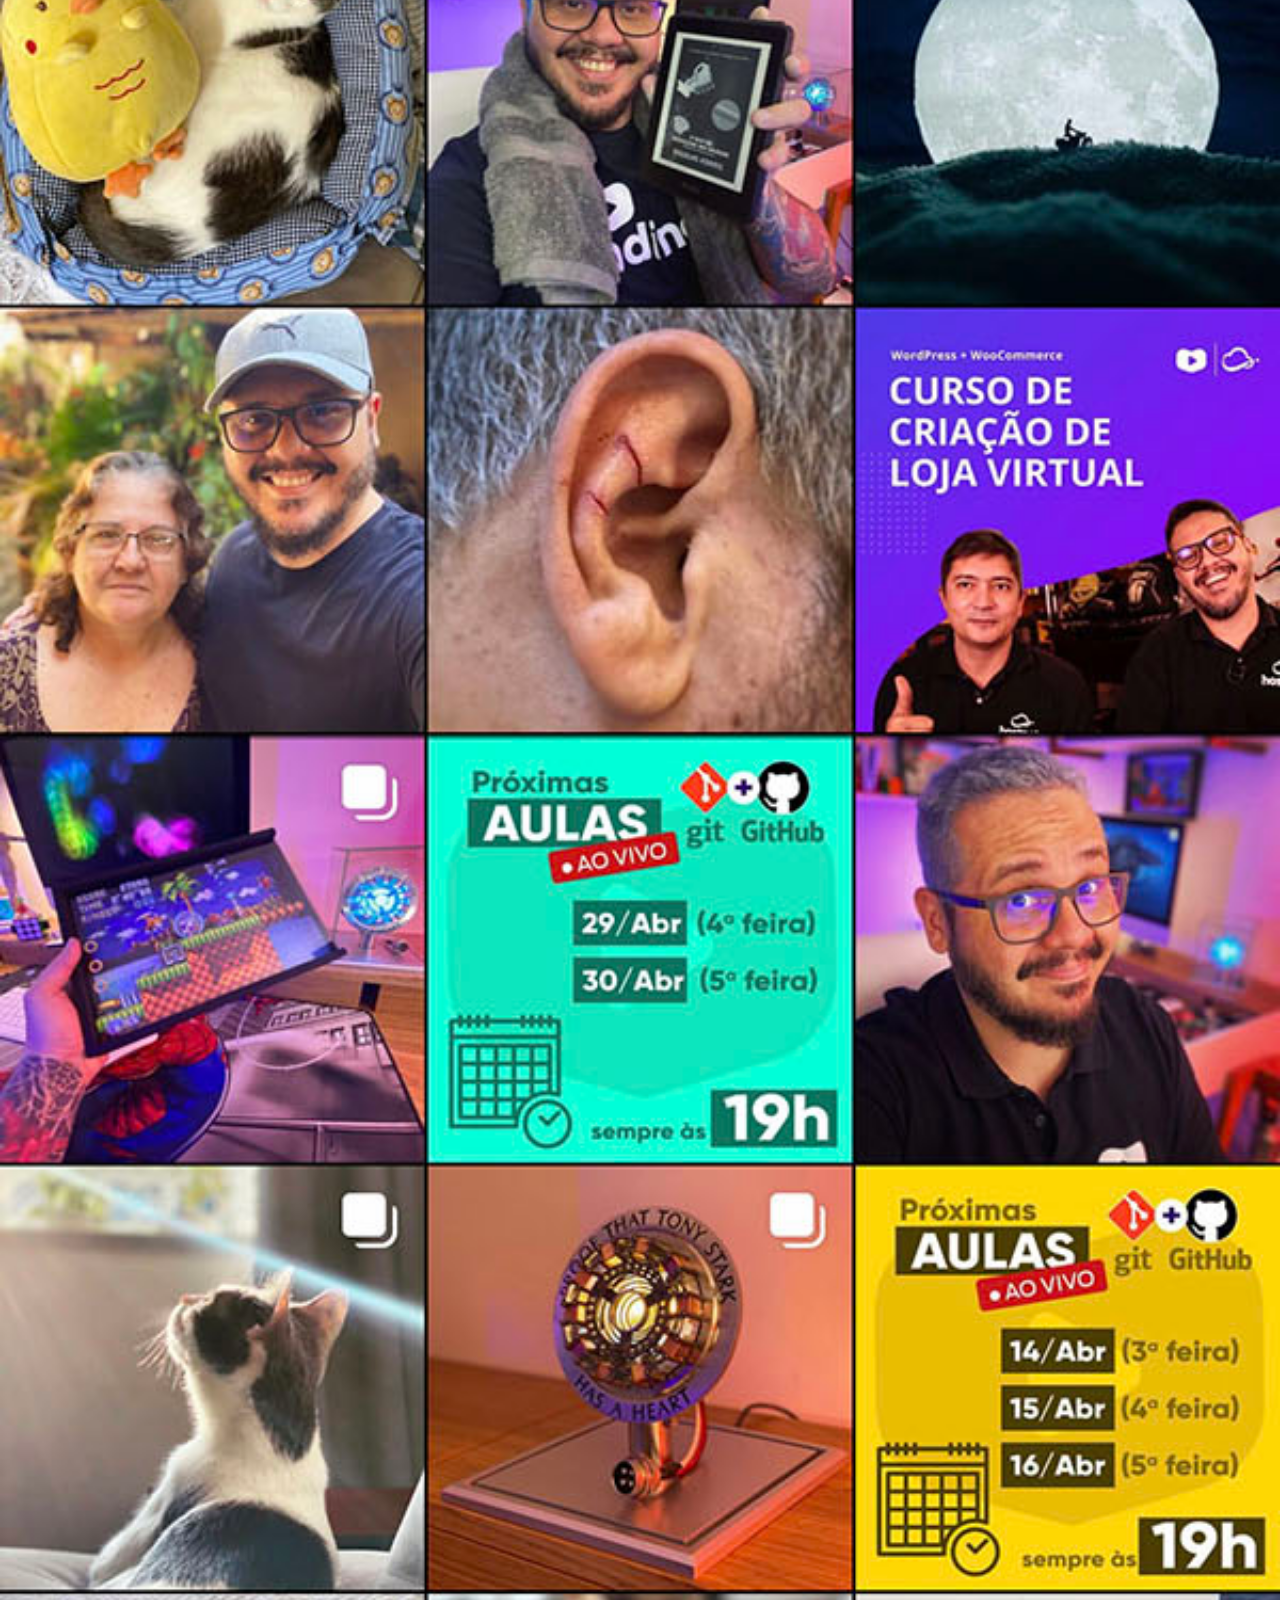
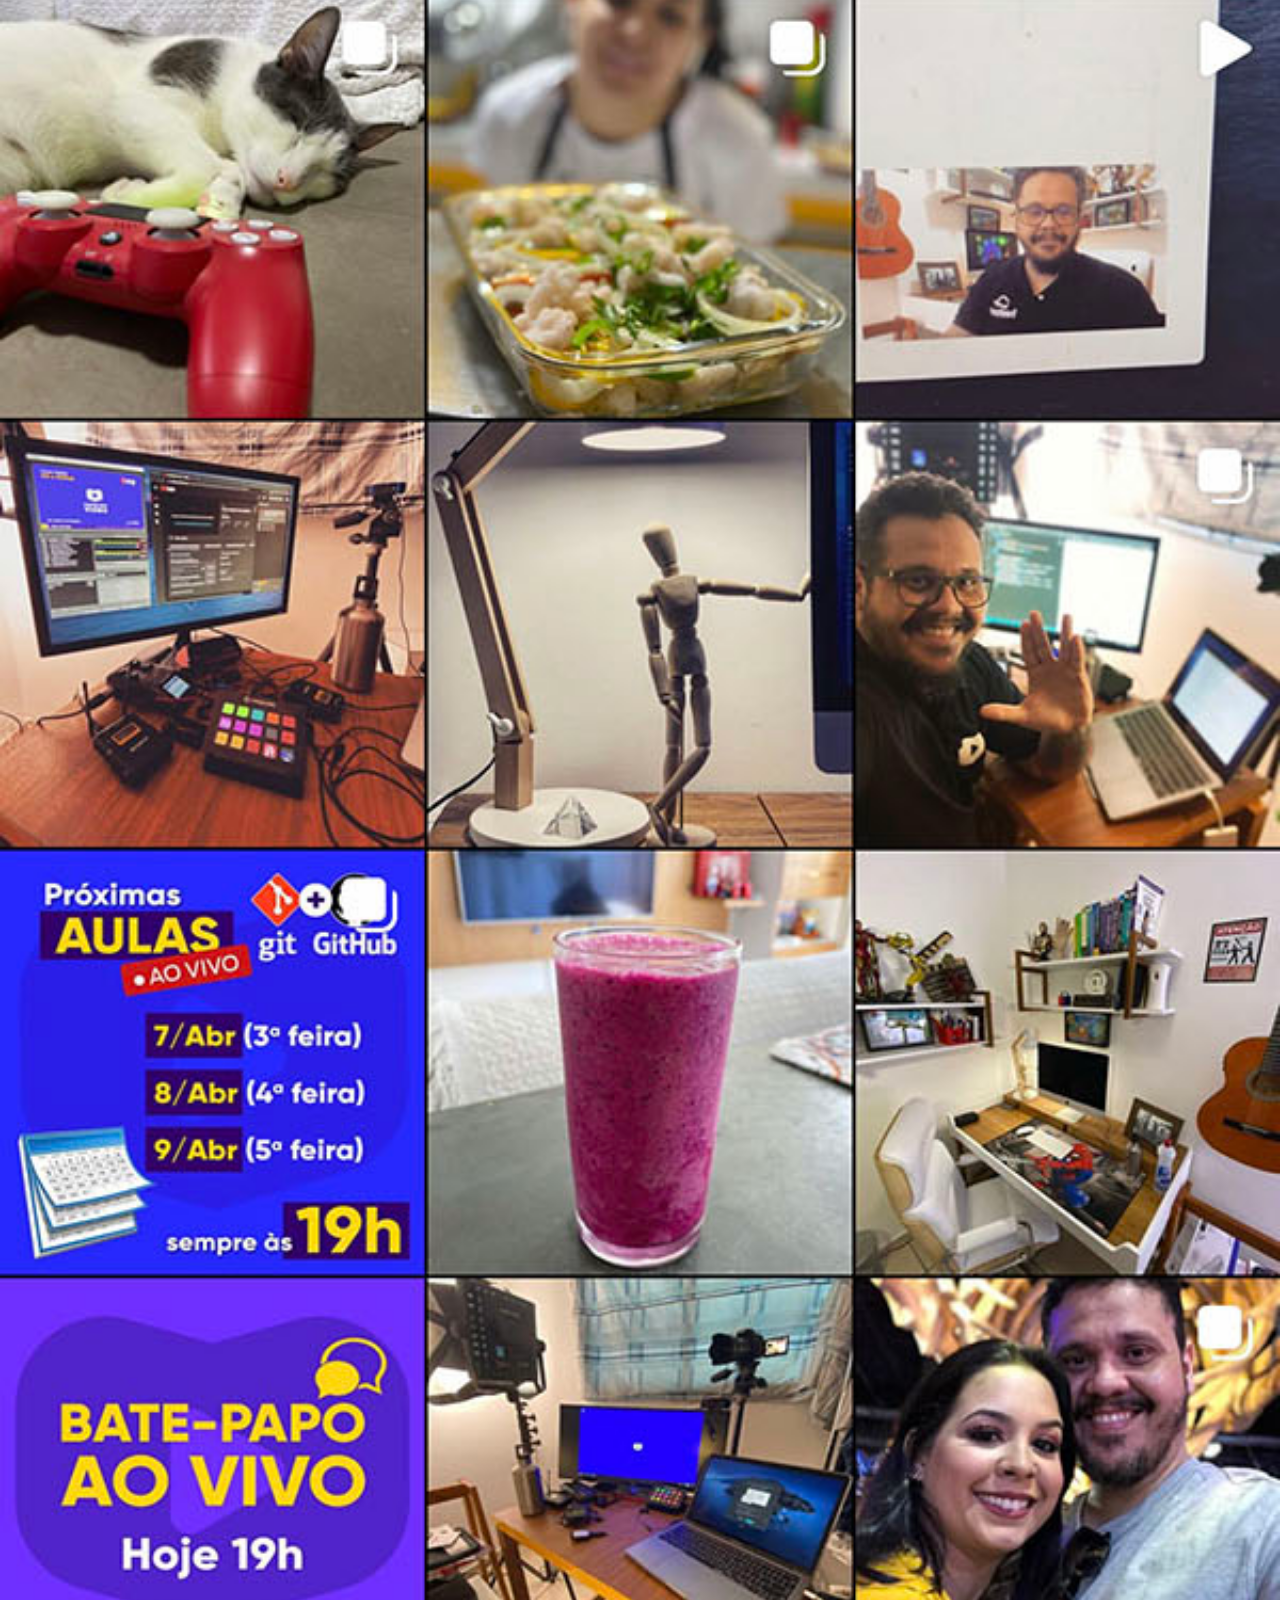
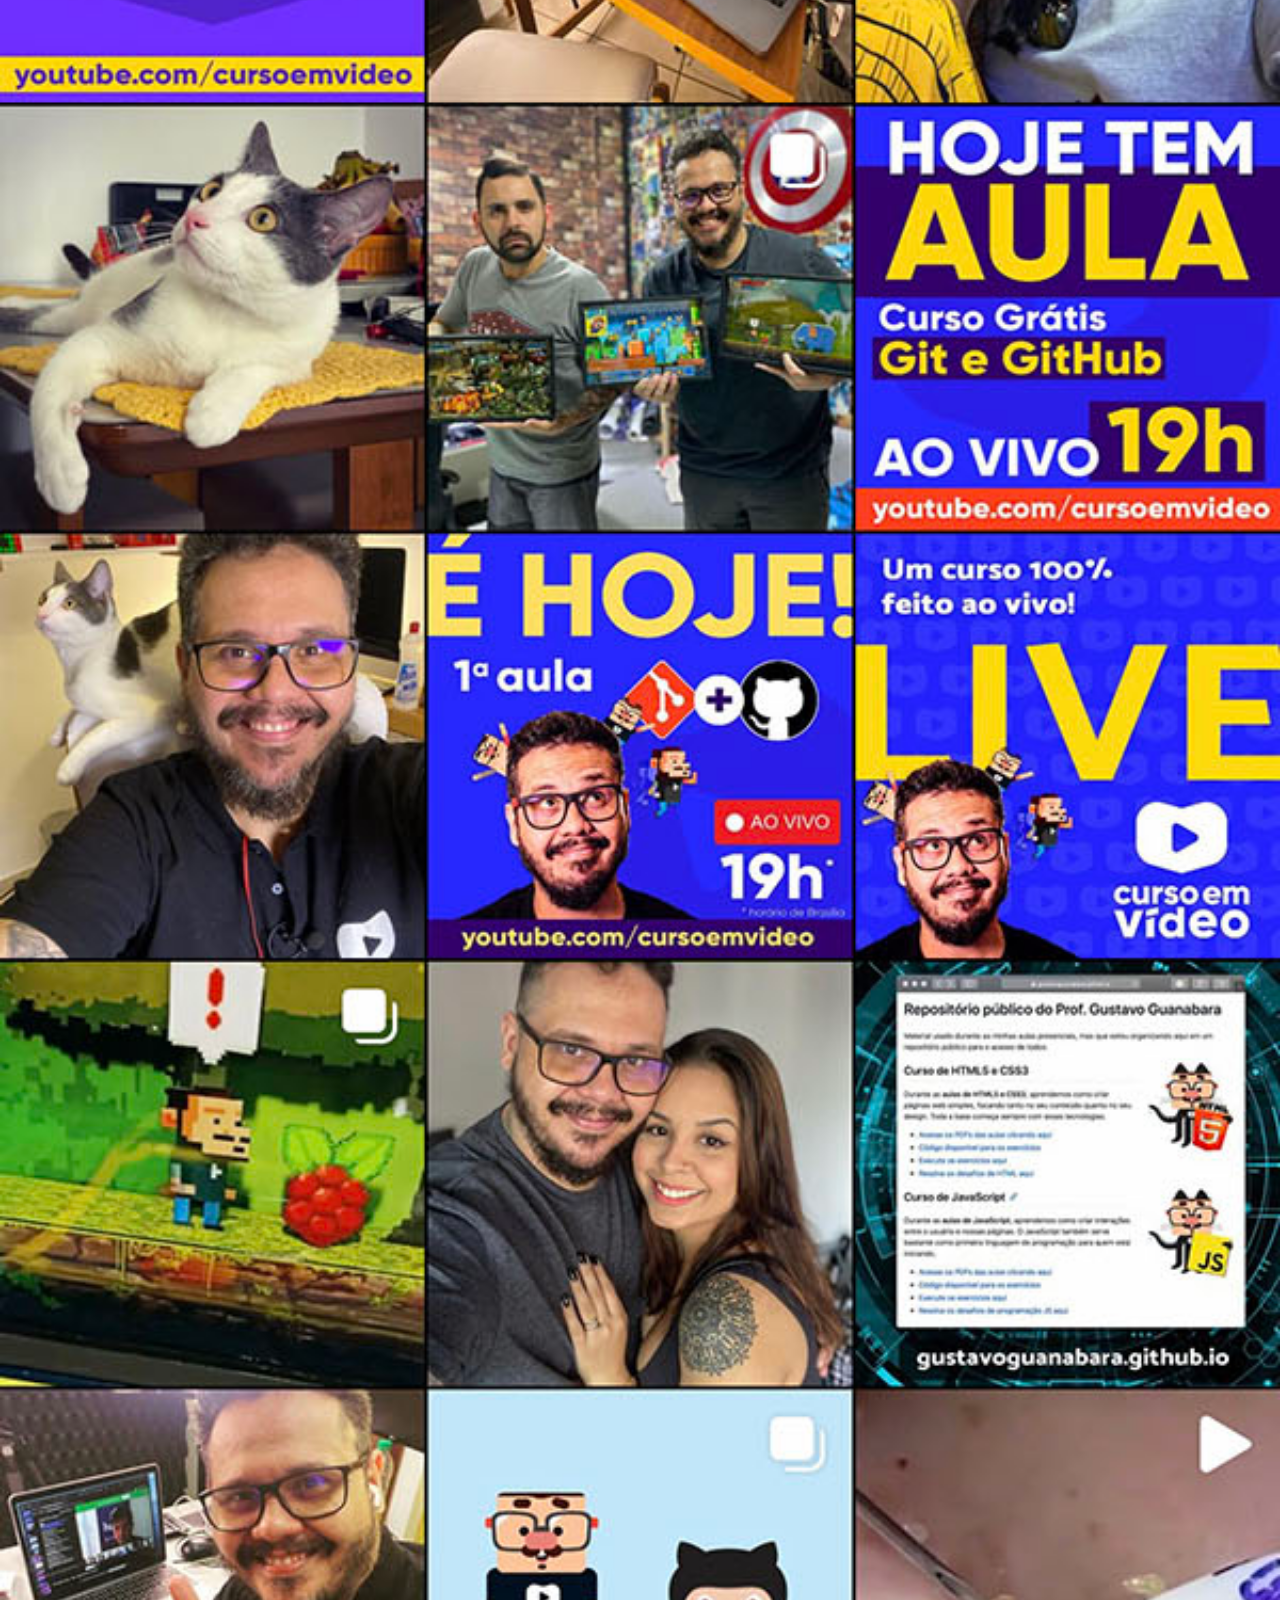
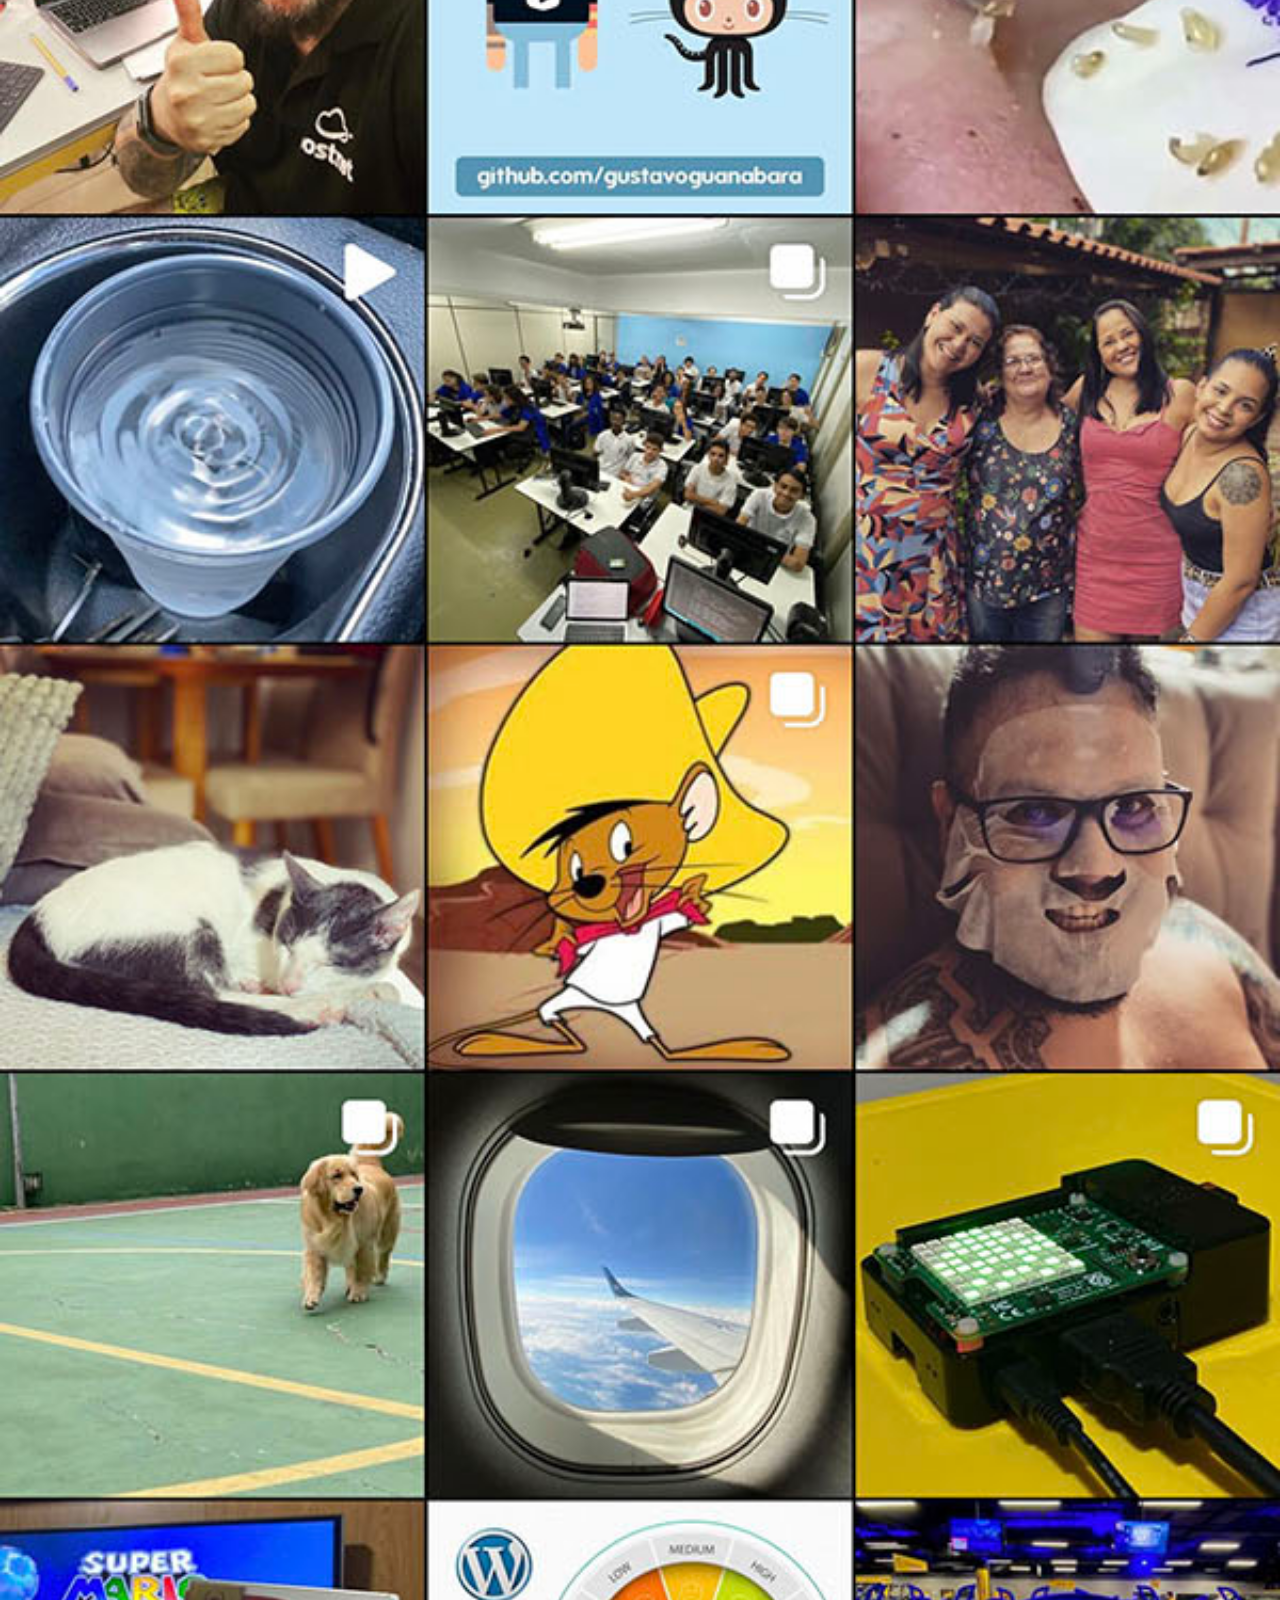
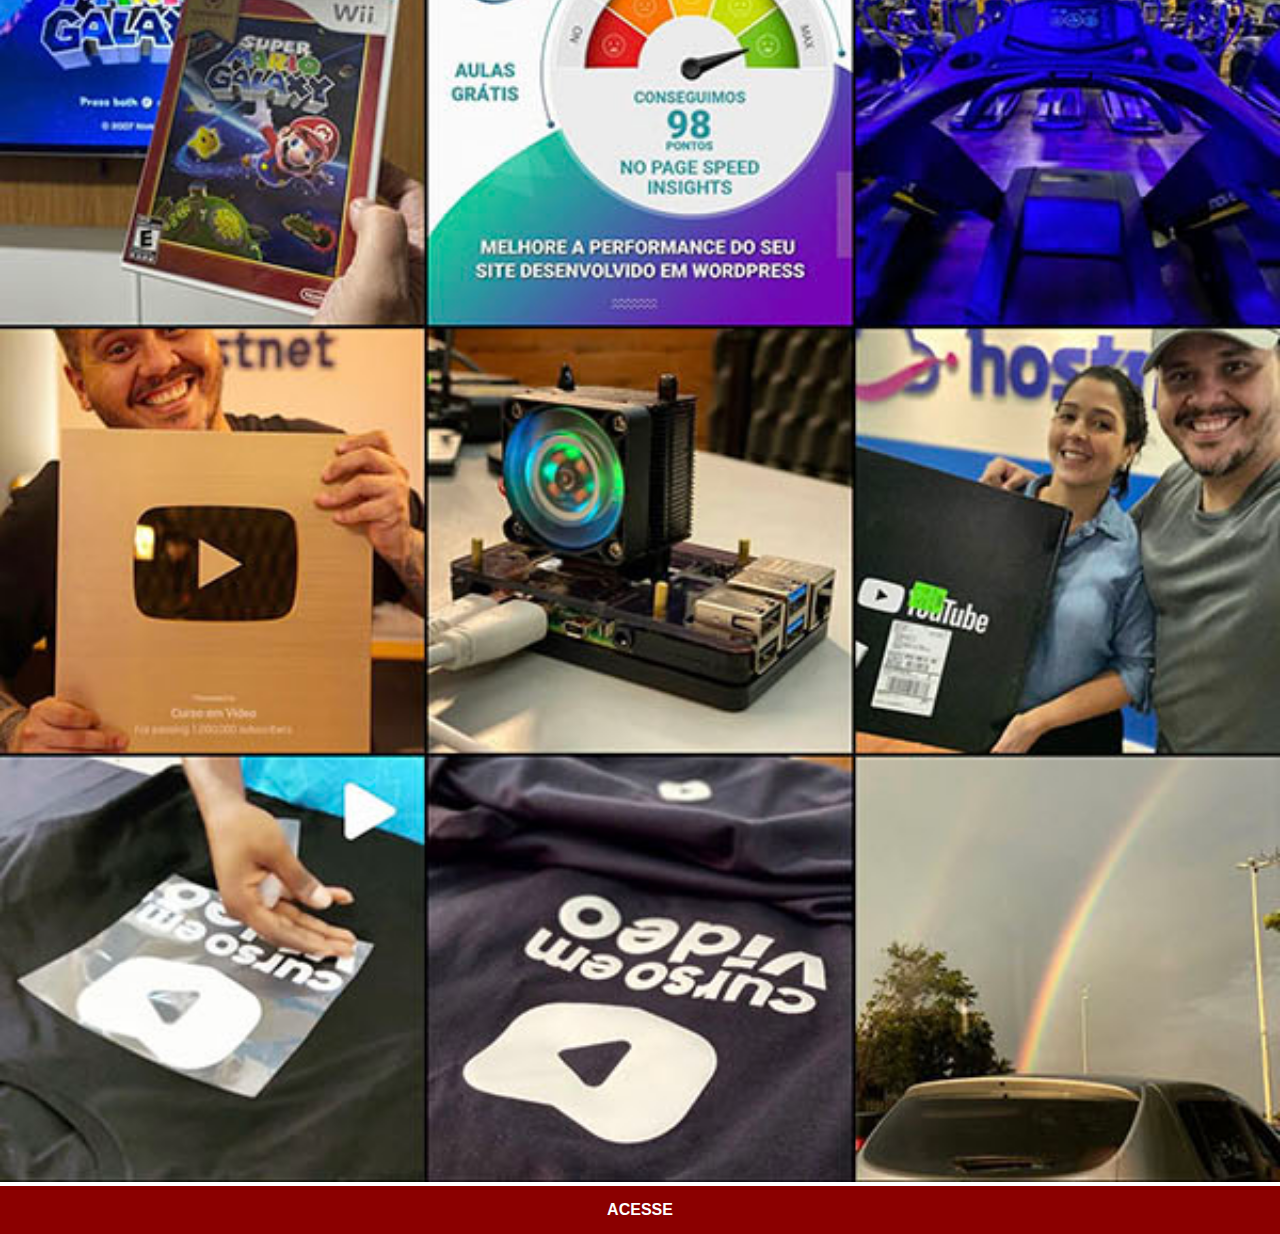
<file: paginas/instagram.html>
<!DOCTYPE html>
<html lang="pt-br">
<head>
    <meta charset="UTF-8">
    <meta name="viewport" content="width=device-width, initial-scale=1.0">
    <title>Instagram</title>
    <link rel="stylesheet" href="../estilos/telas.css">
</head>
<body>
    <img src="../imagens/tela-instagram.jpg" alt="Instagram">
    <a href="https://www.instagram.com/cursoemvideo/" target="_blank">ACESSE</a>
</body>
</html>
</file>
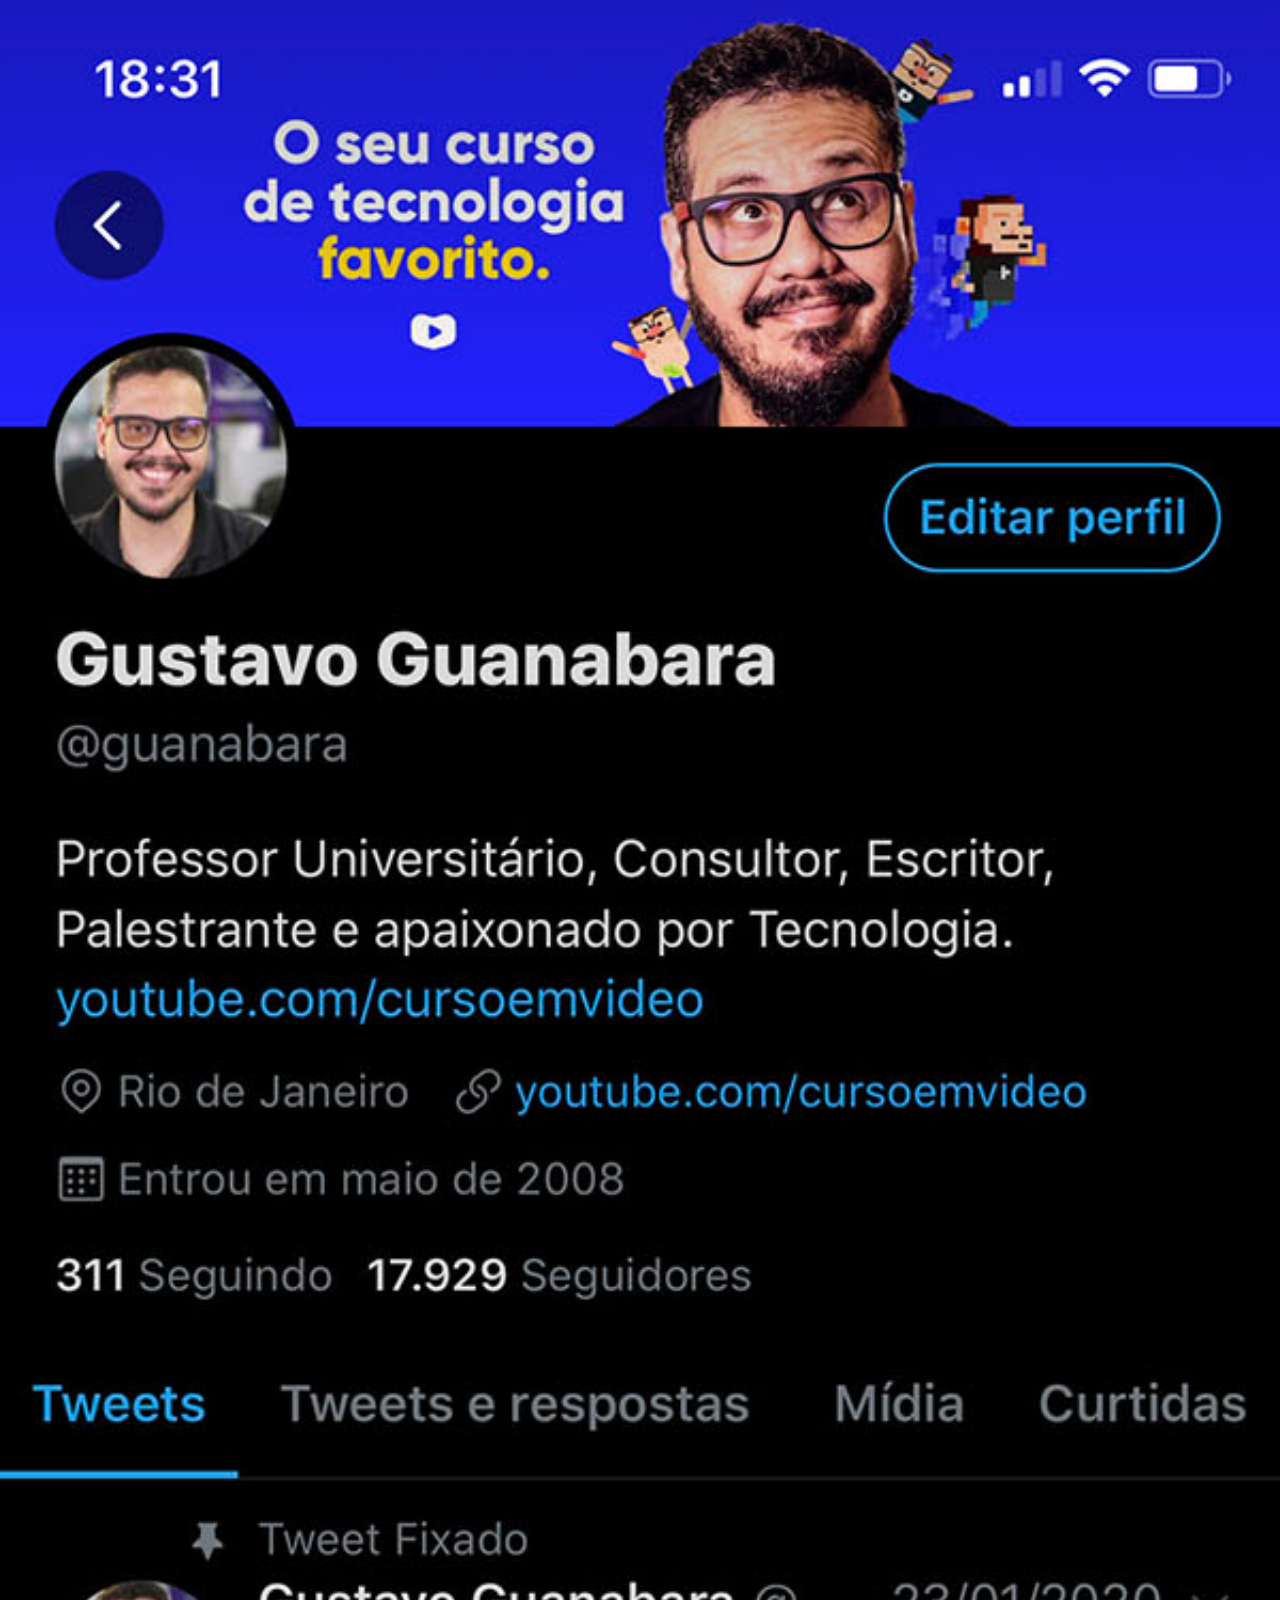
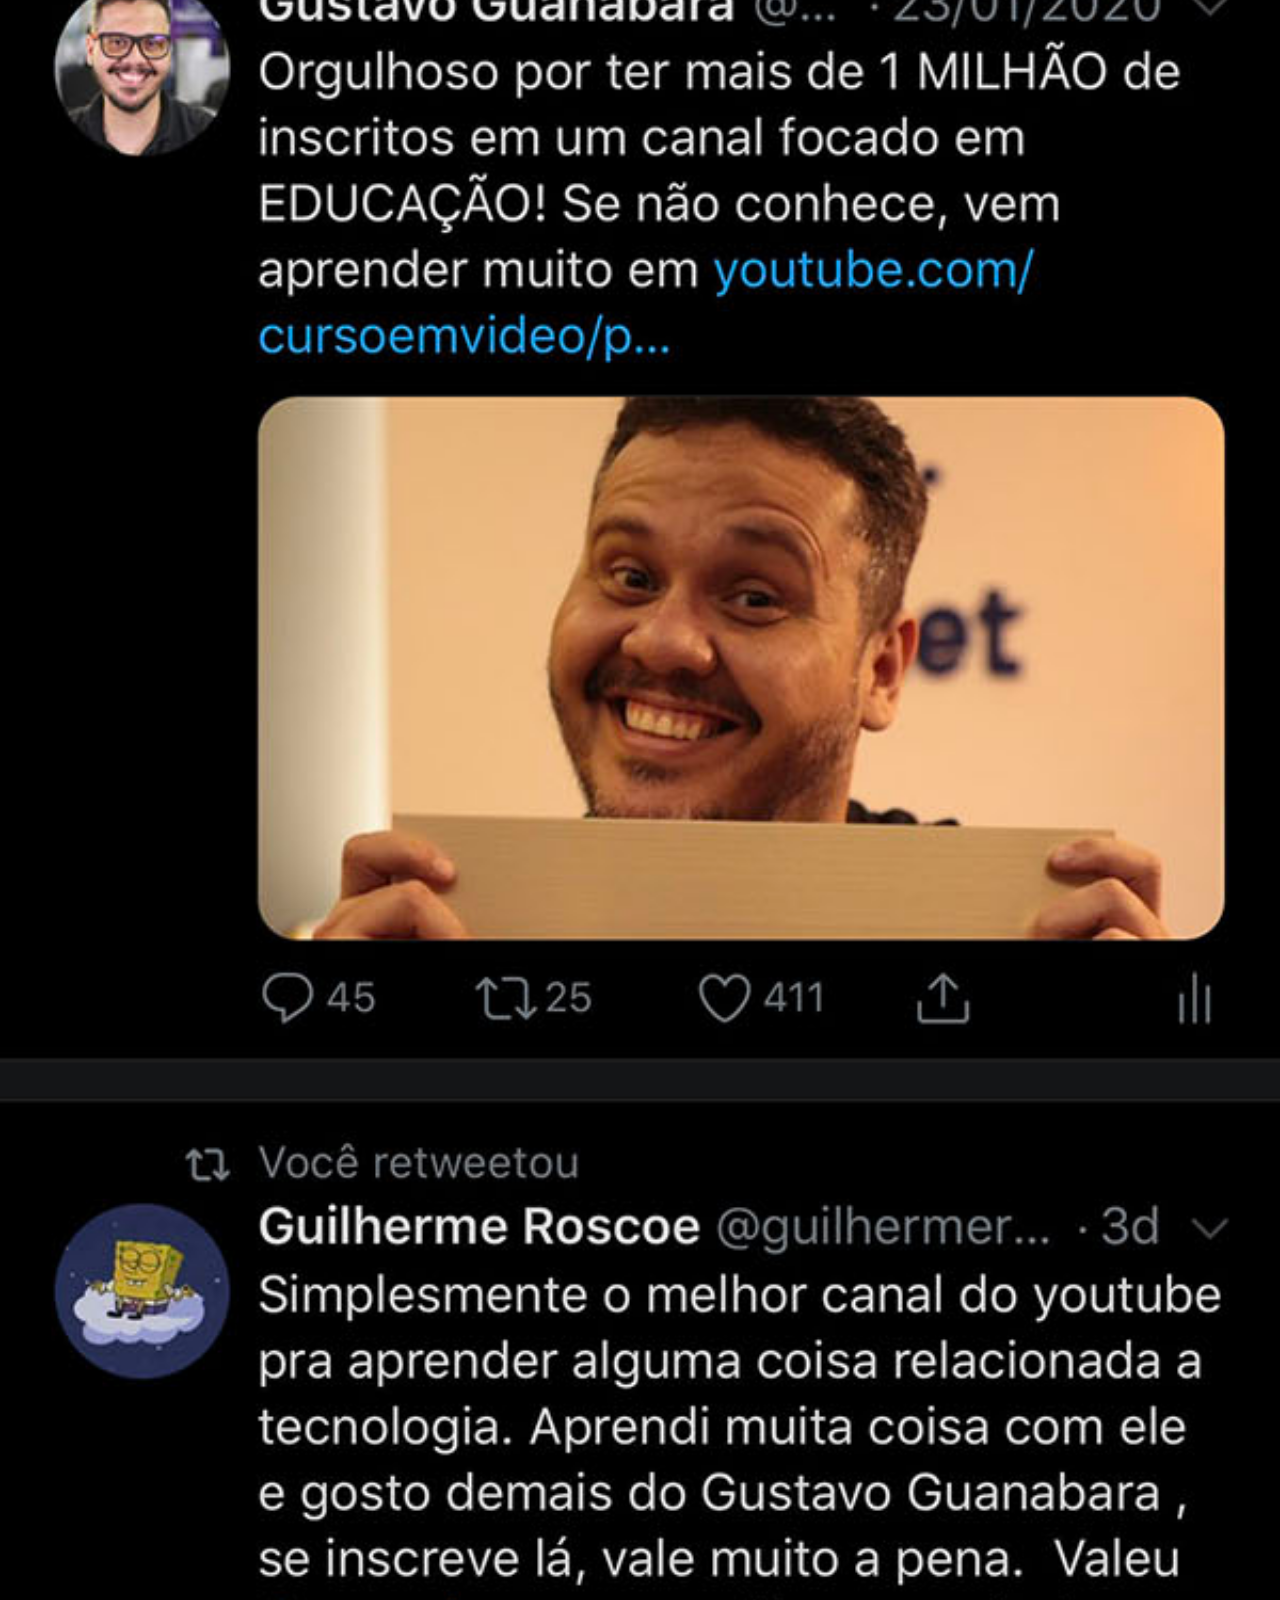
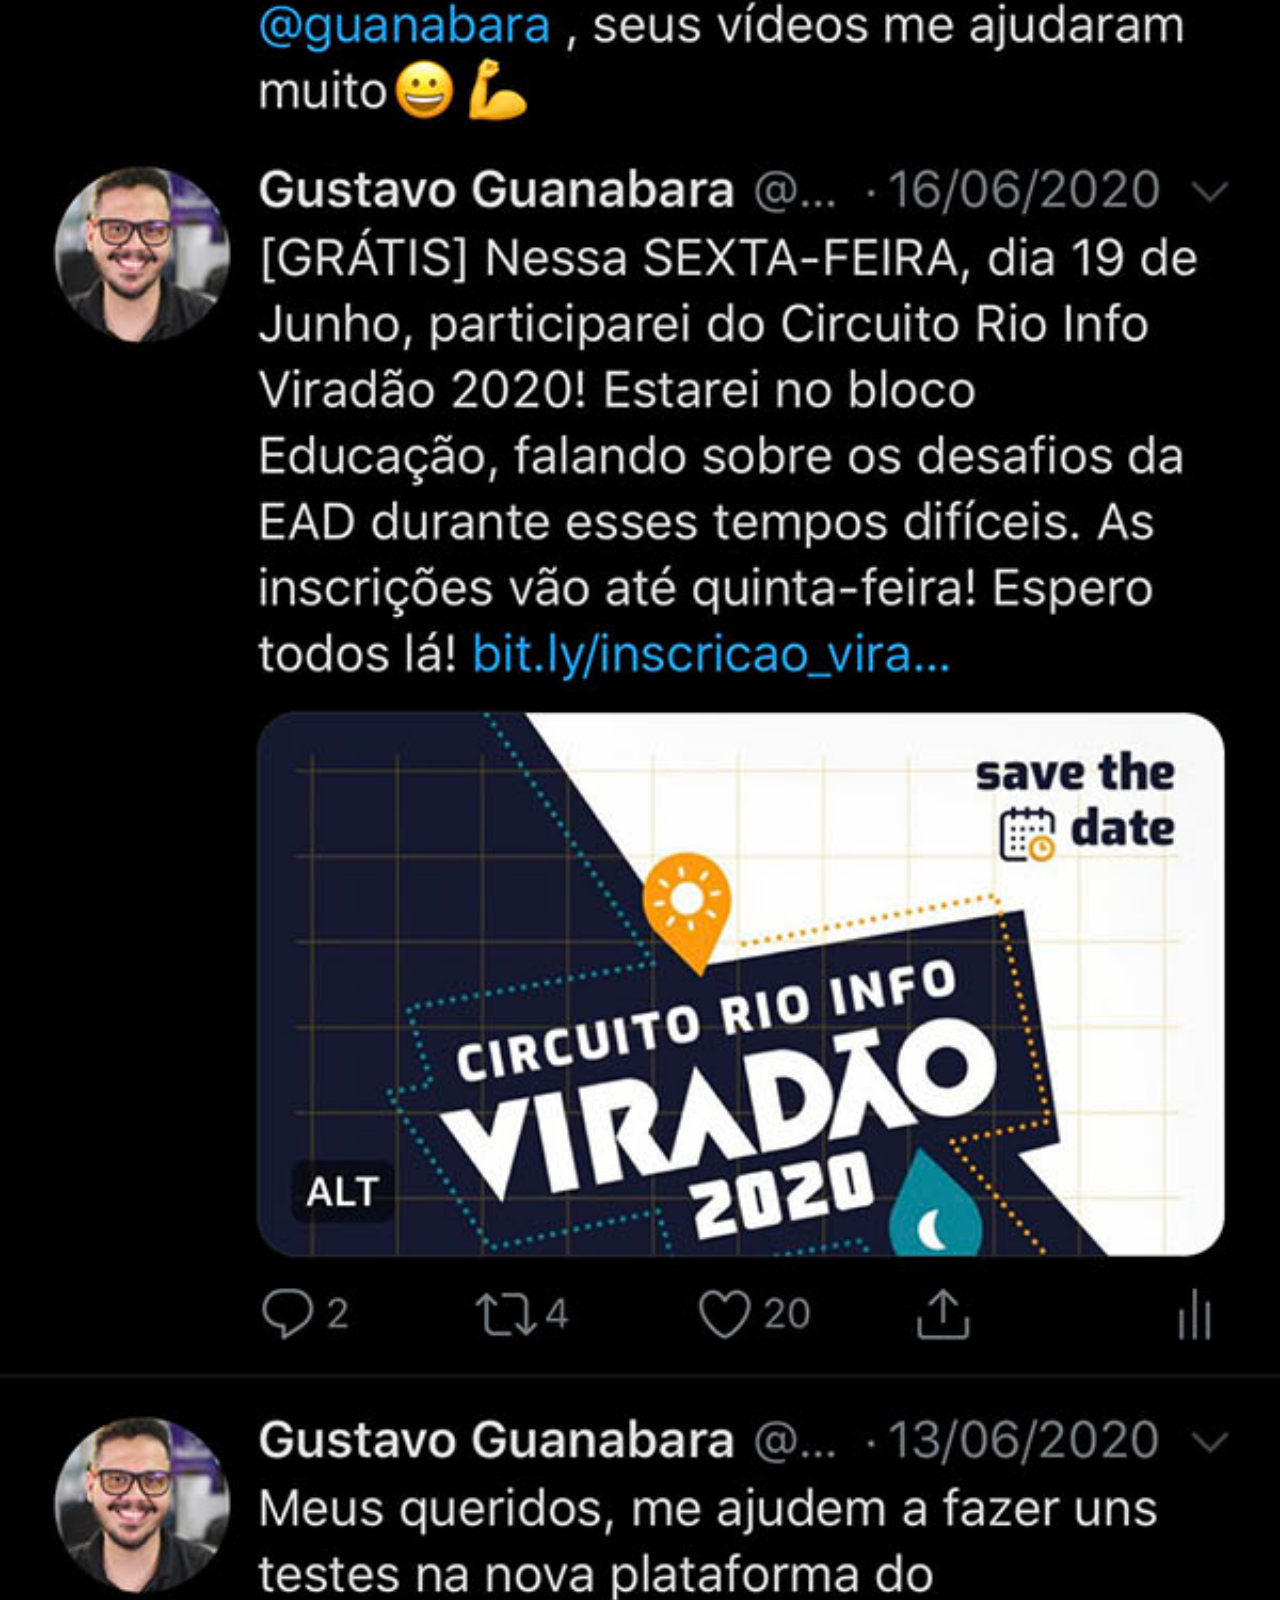
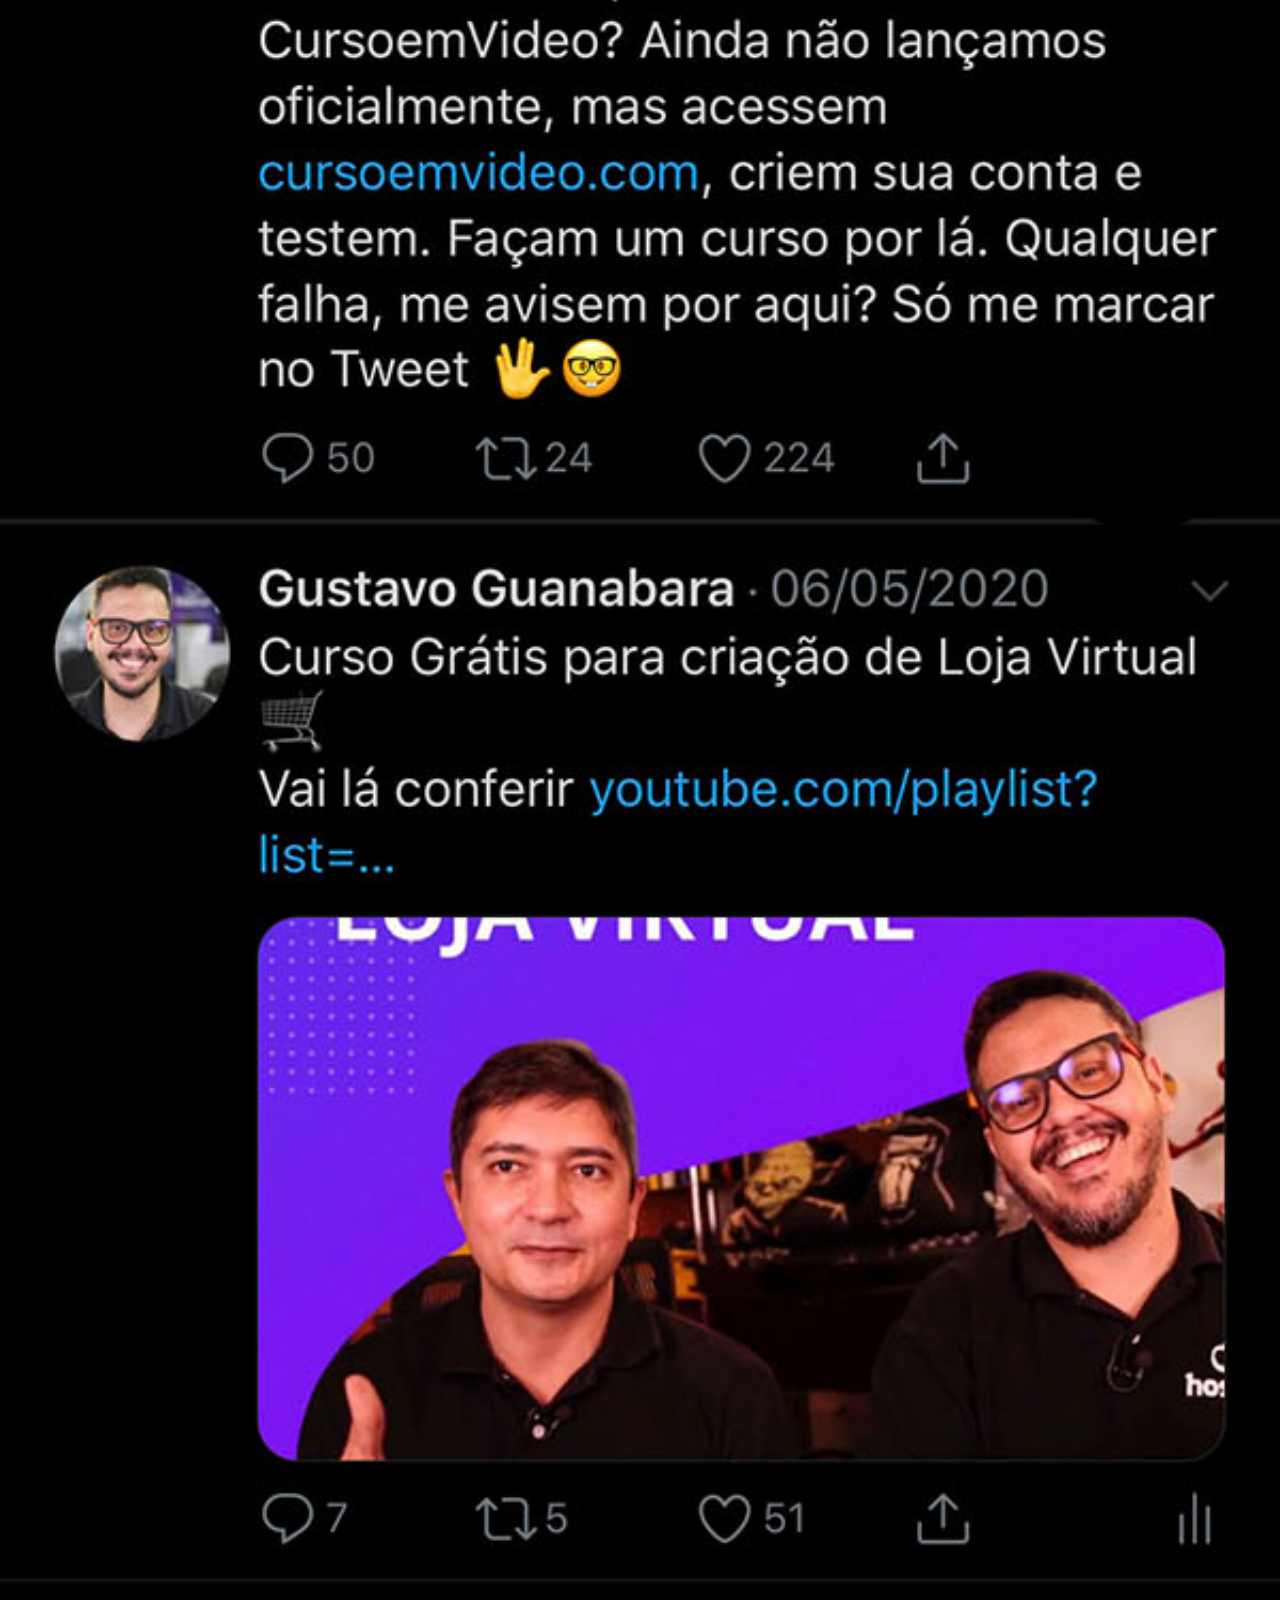
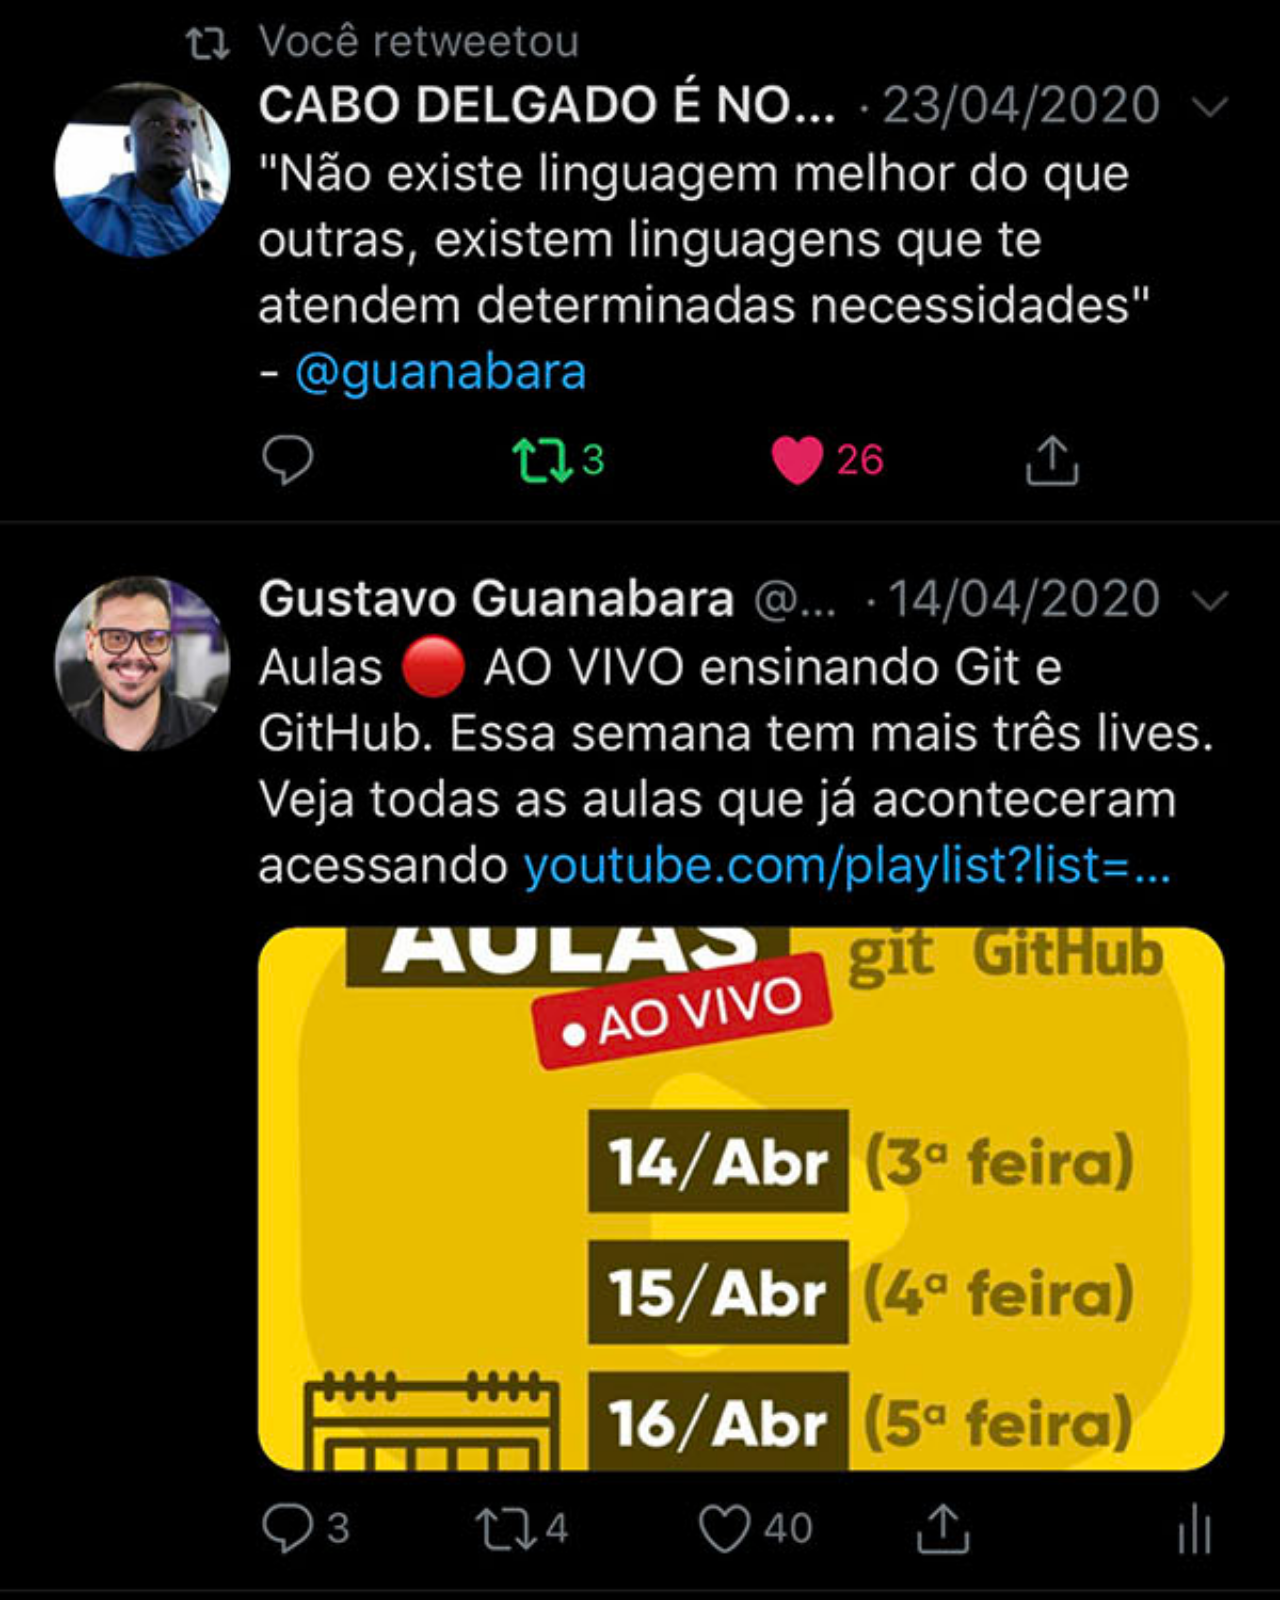
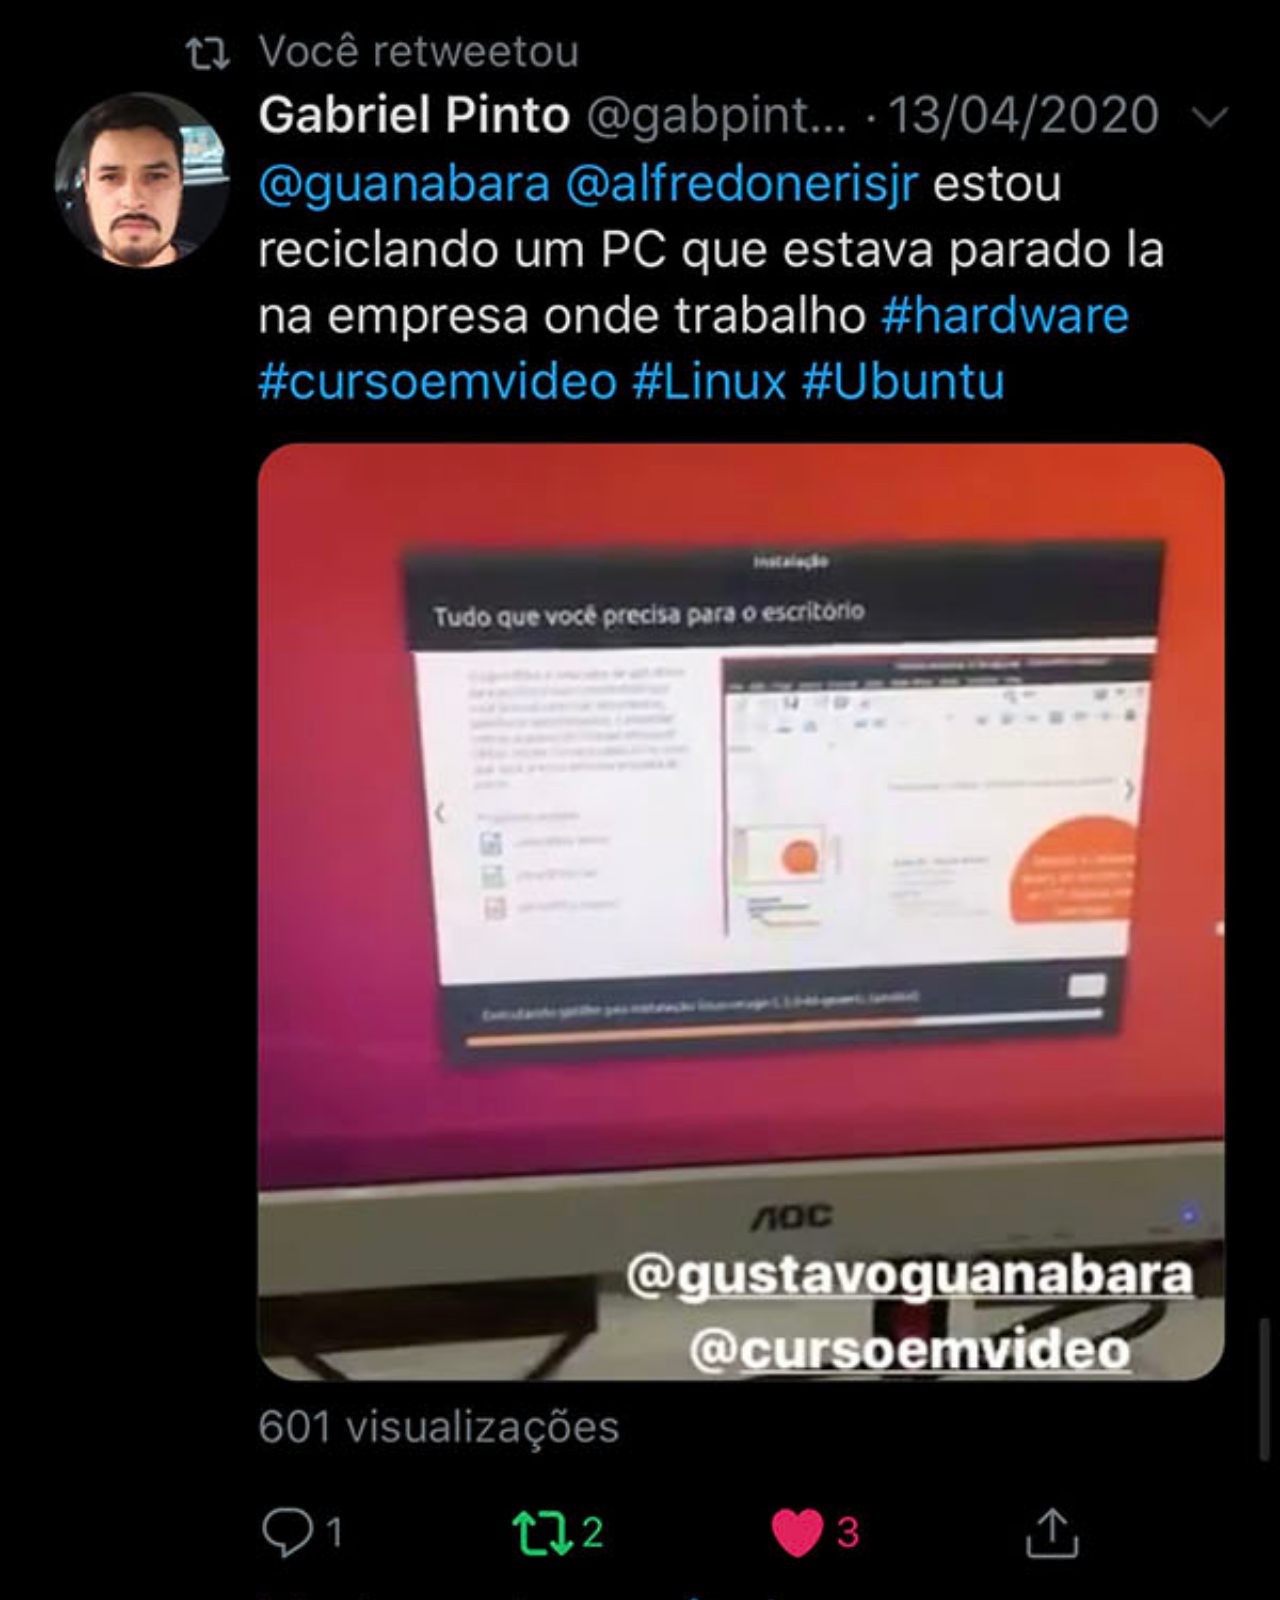
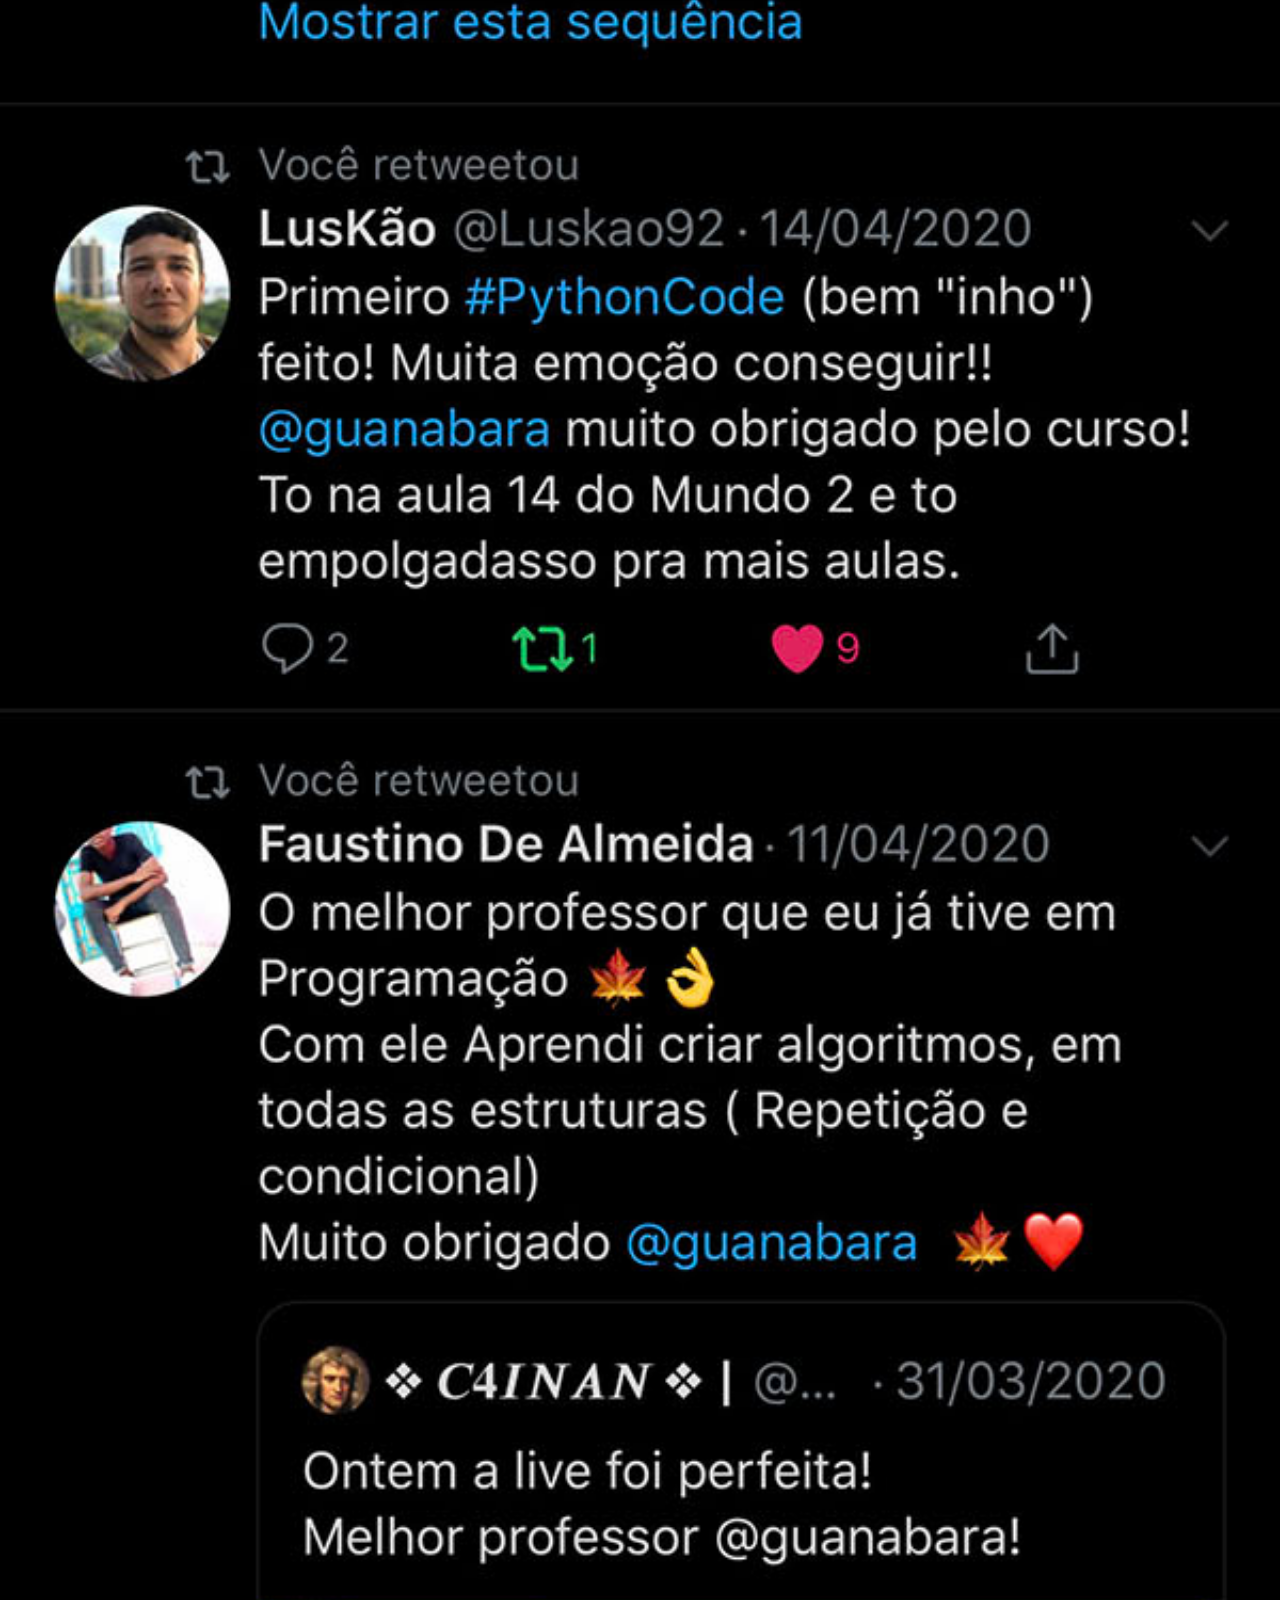
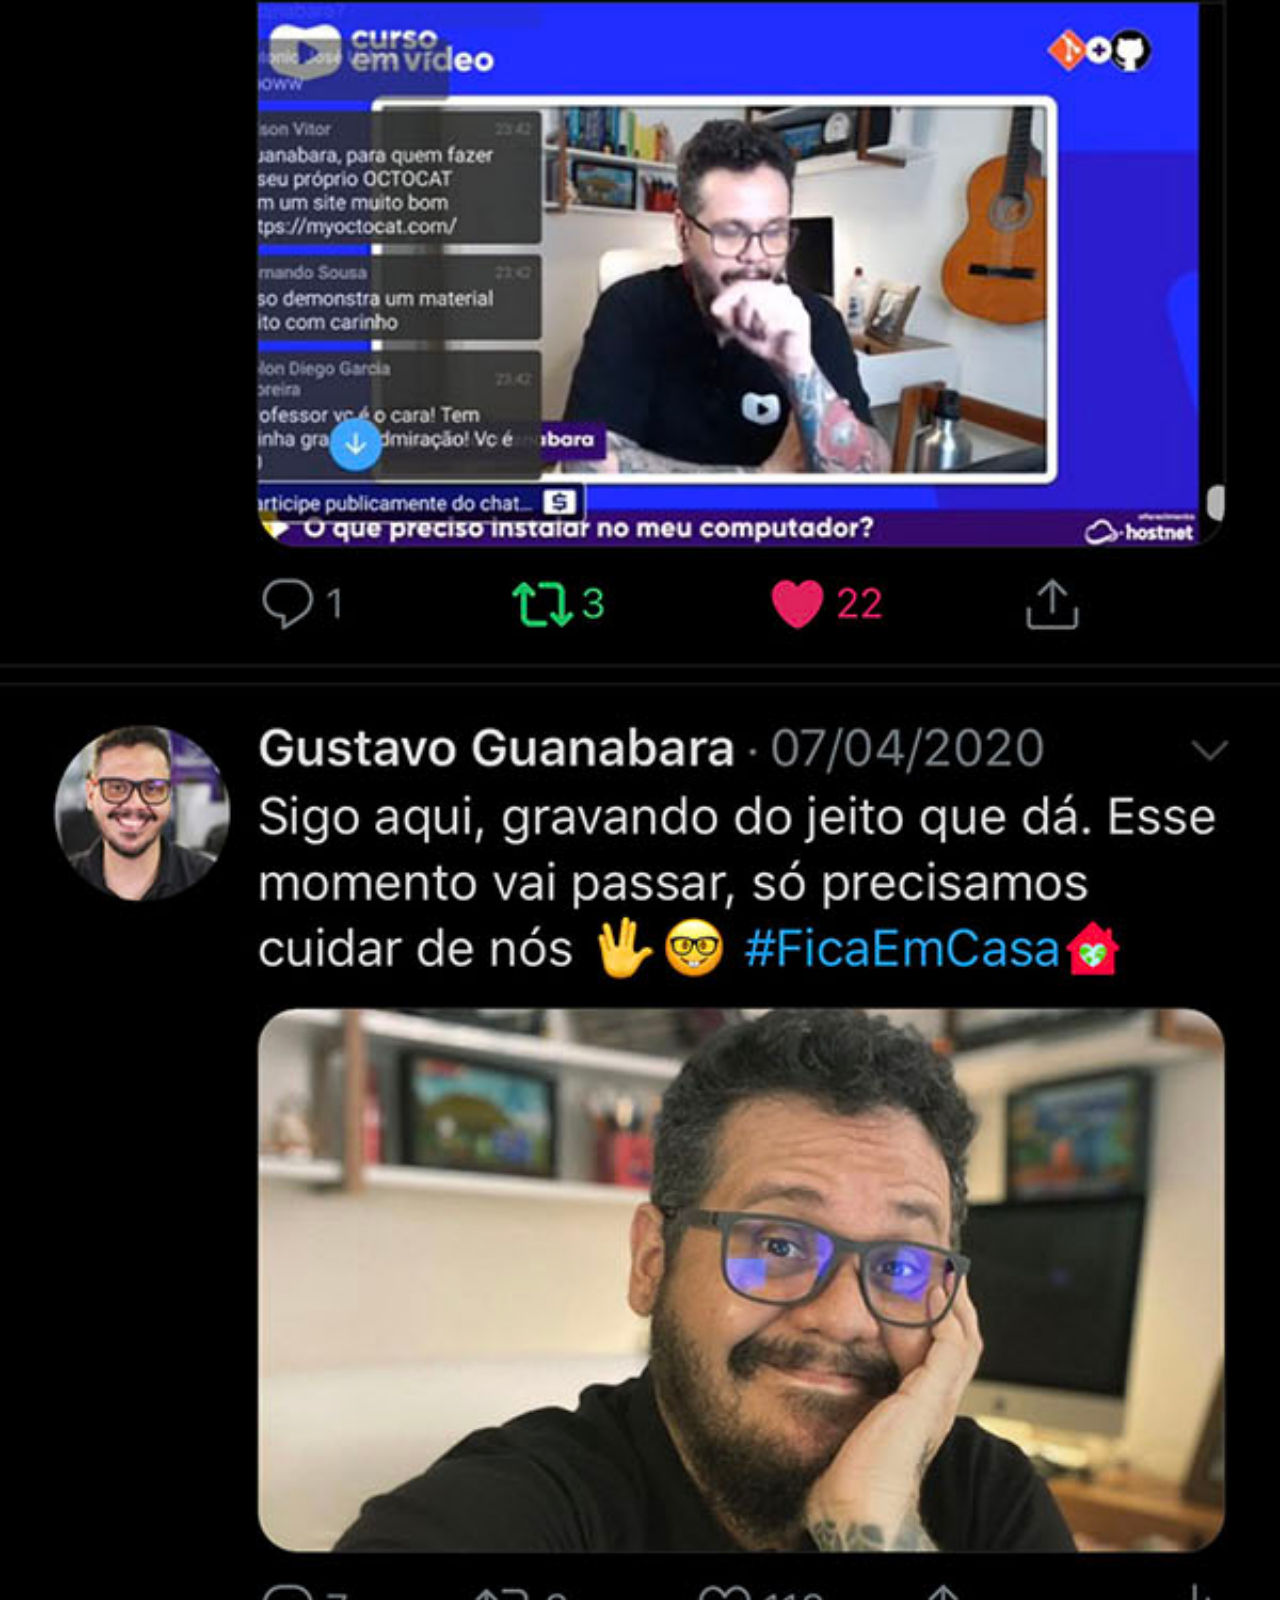
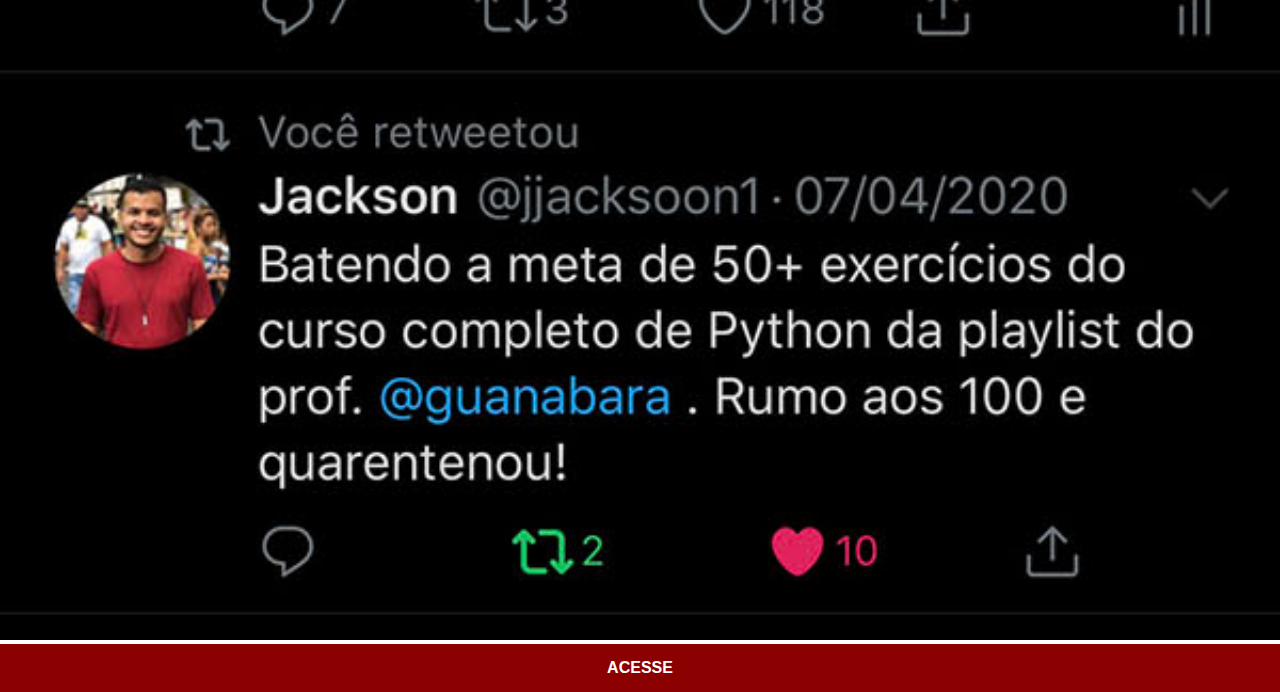
<file: paginas/twitter.html>
<!DOCTYPE html>
<html lang="pt-br">
<head>
    <meta charset="UTF-8">
    <meta name="viewport" content="width=device-width, initial-scale=1.0">
    <title>Twitter / X</title>
    <link rel="stylesheet" href="../estilos/telas.css">
</head>
<body>
    <img src="../imagens/tela-twitter.jpg" alt="Twitter/X">
    <a href="https://x.com/guanabara" target="_blank">ACESSE</a>
</body>
</html>
</file>
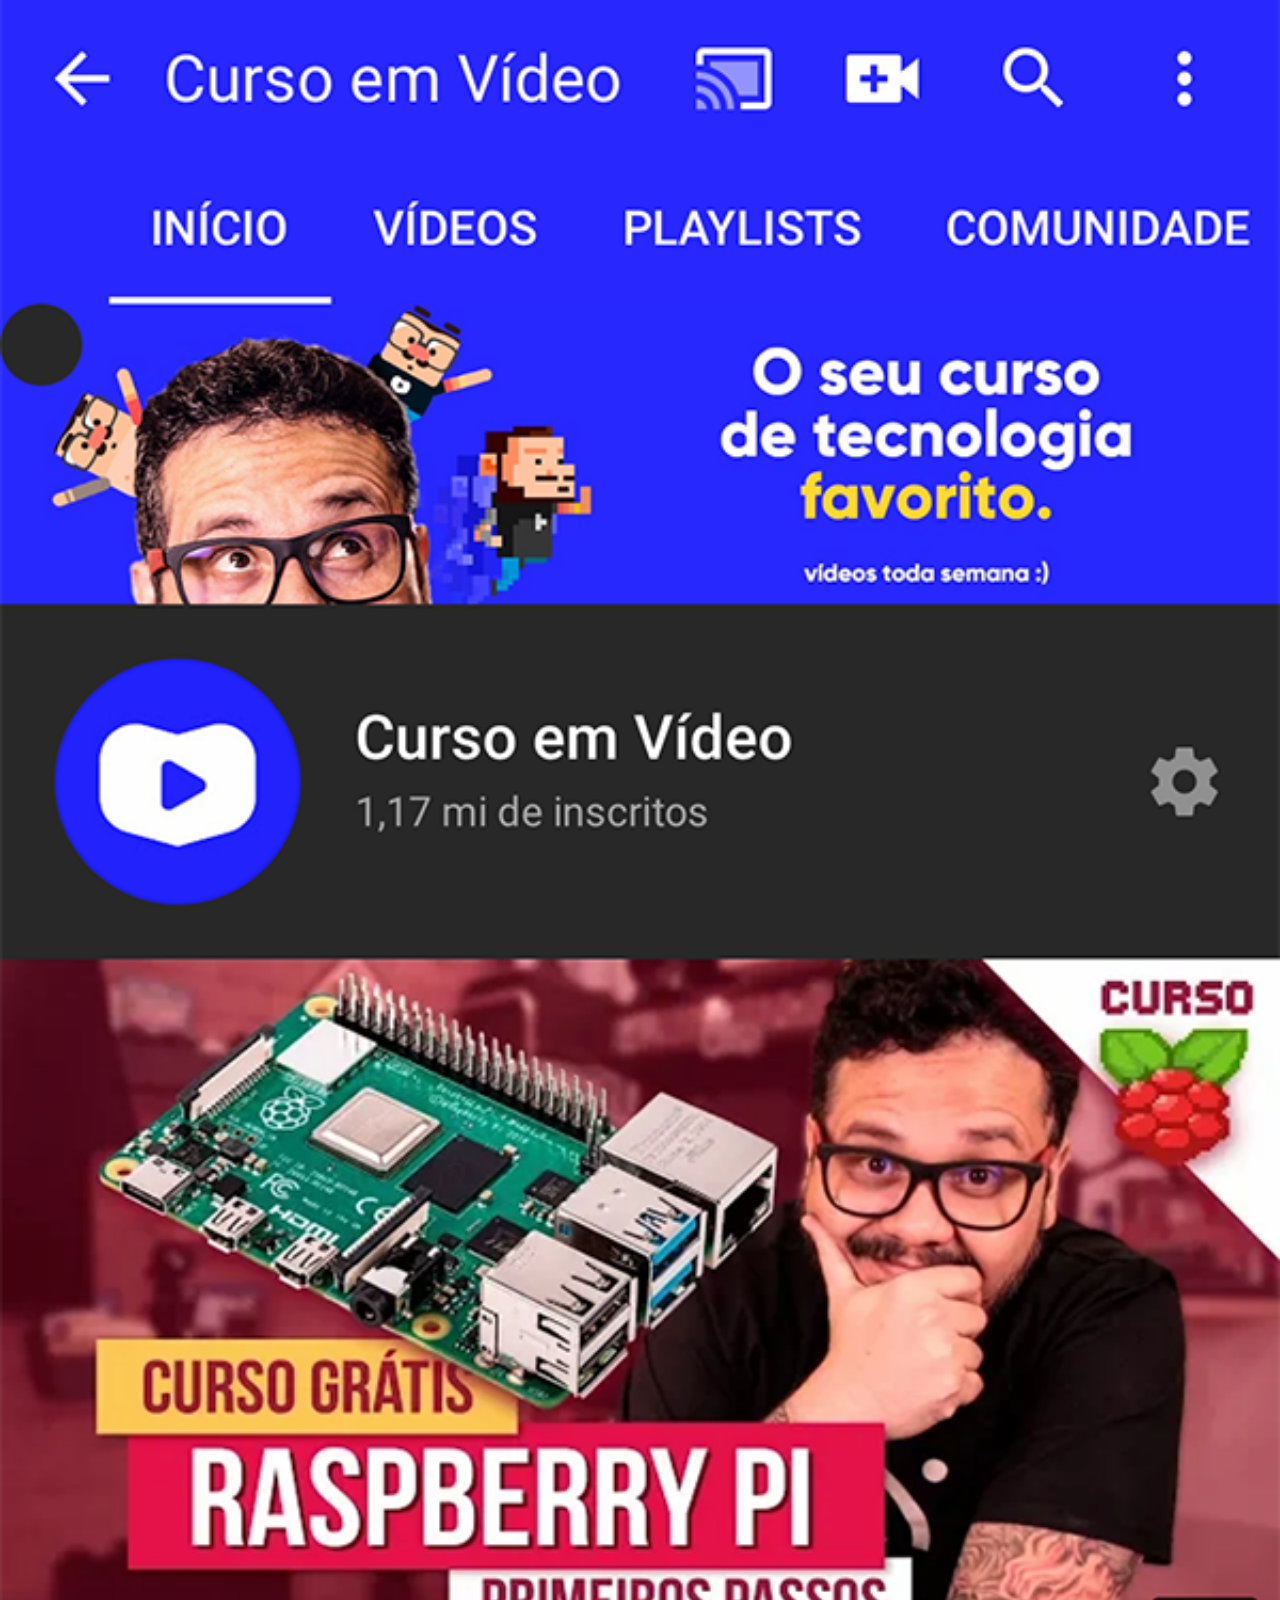
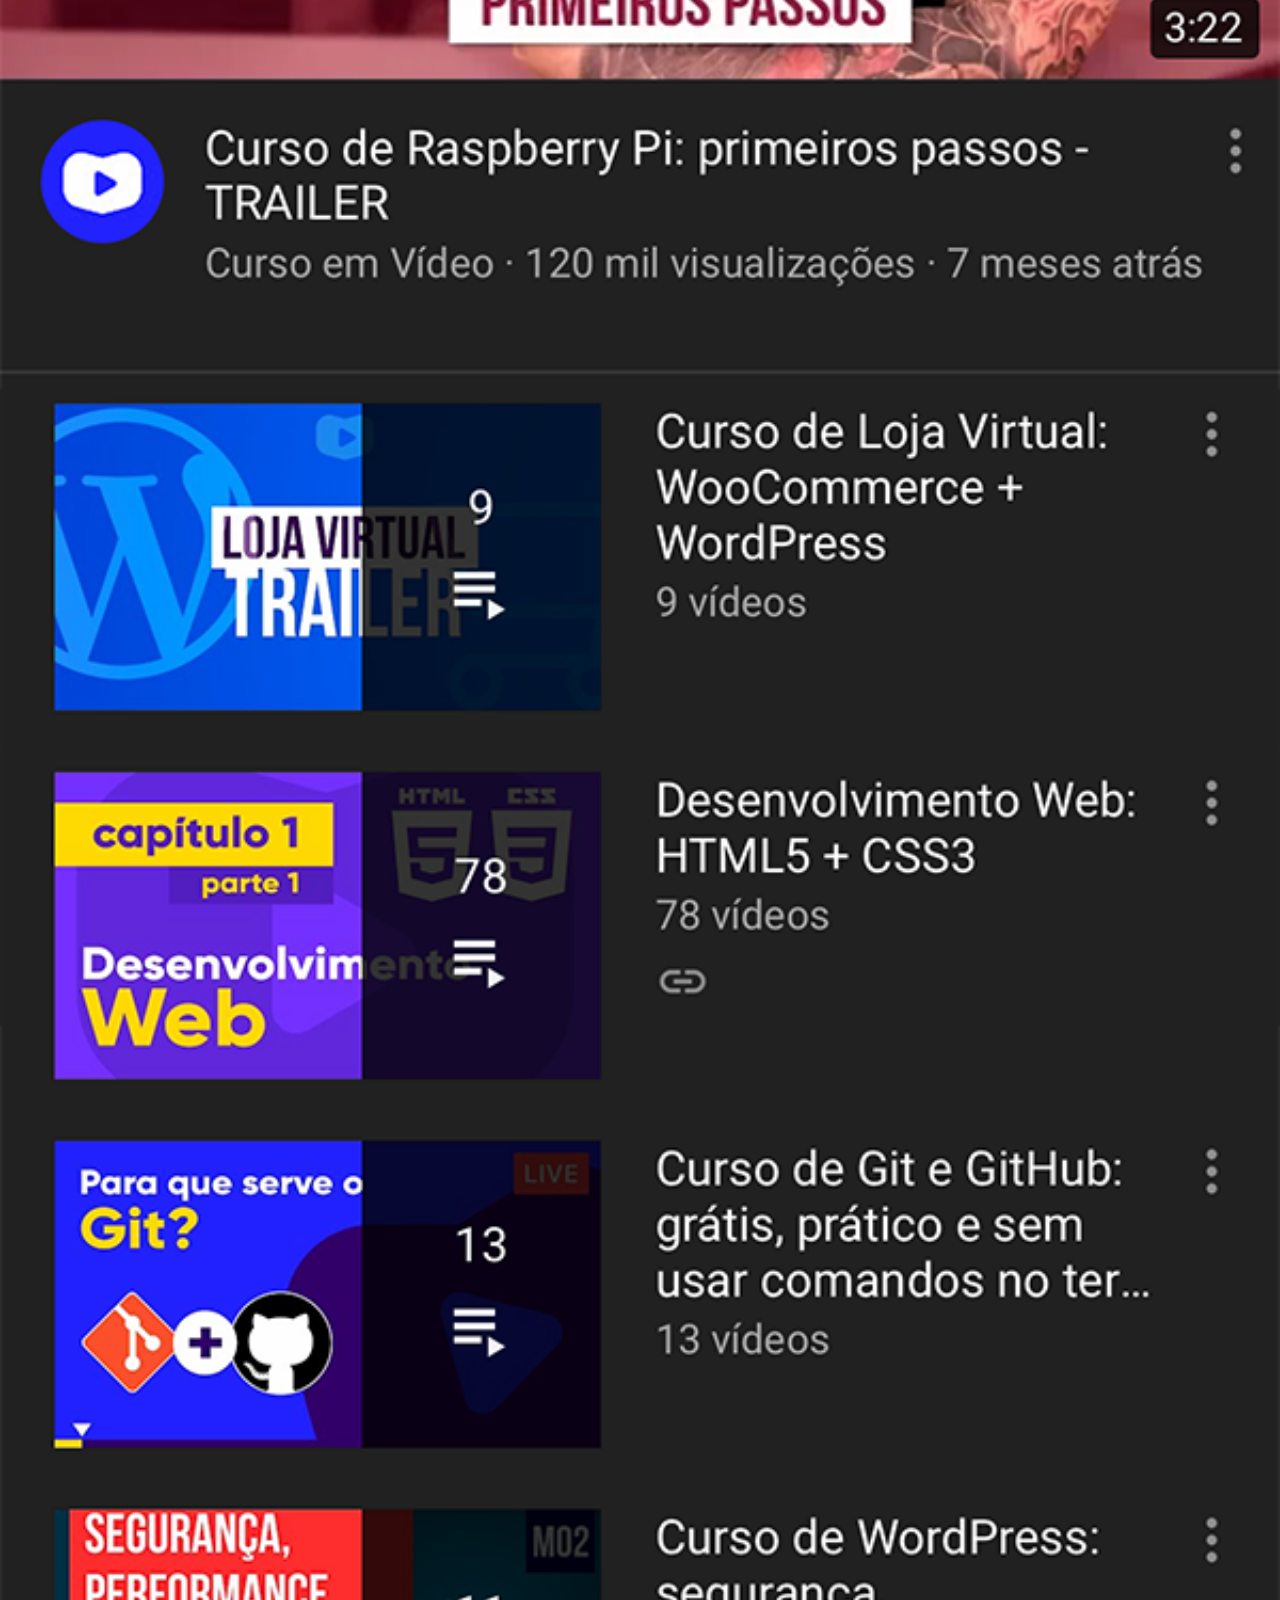
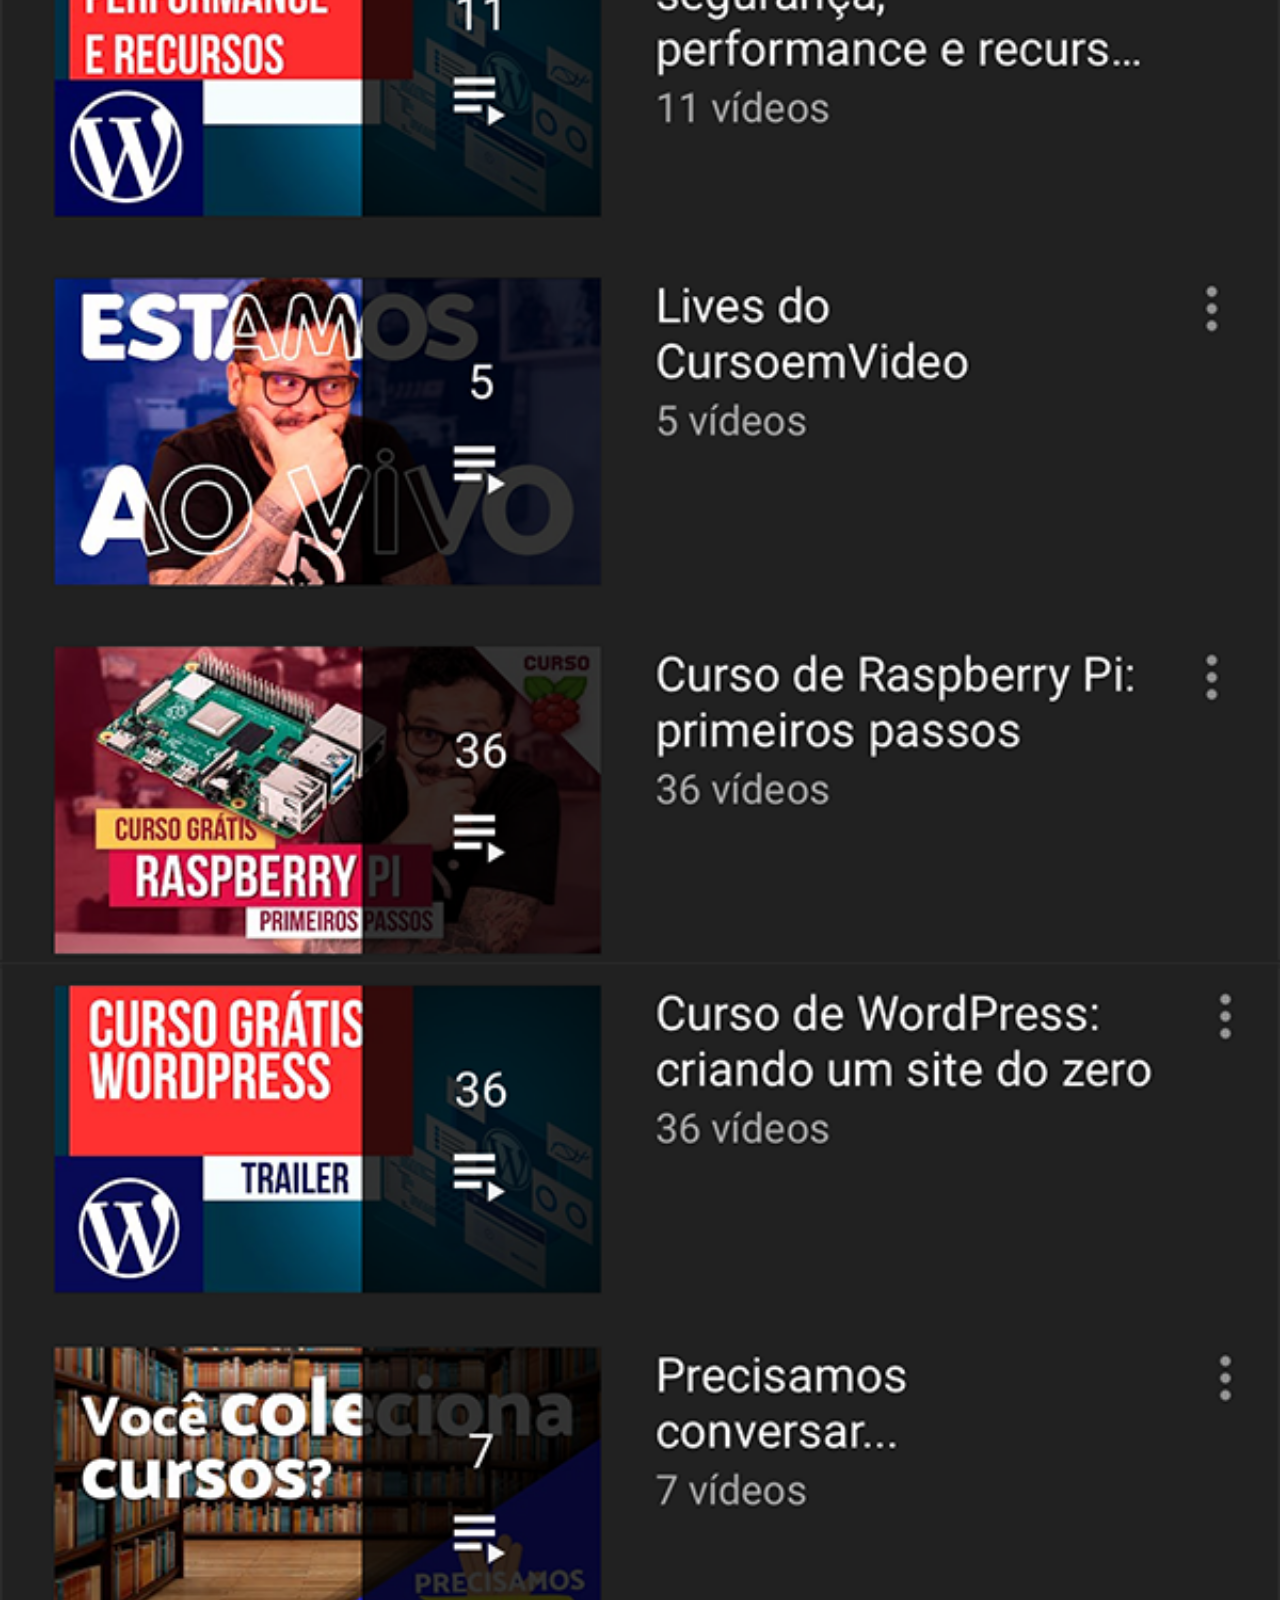
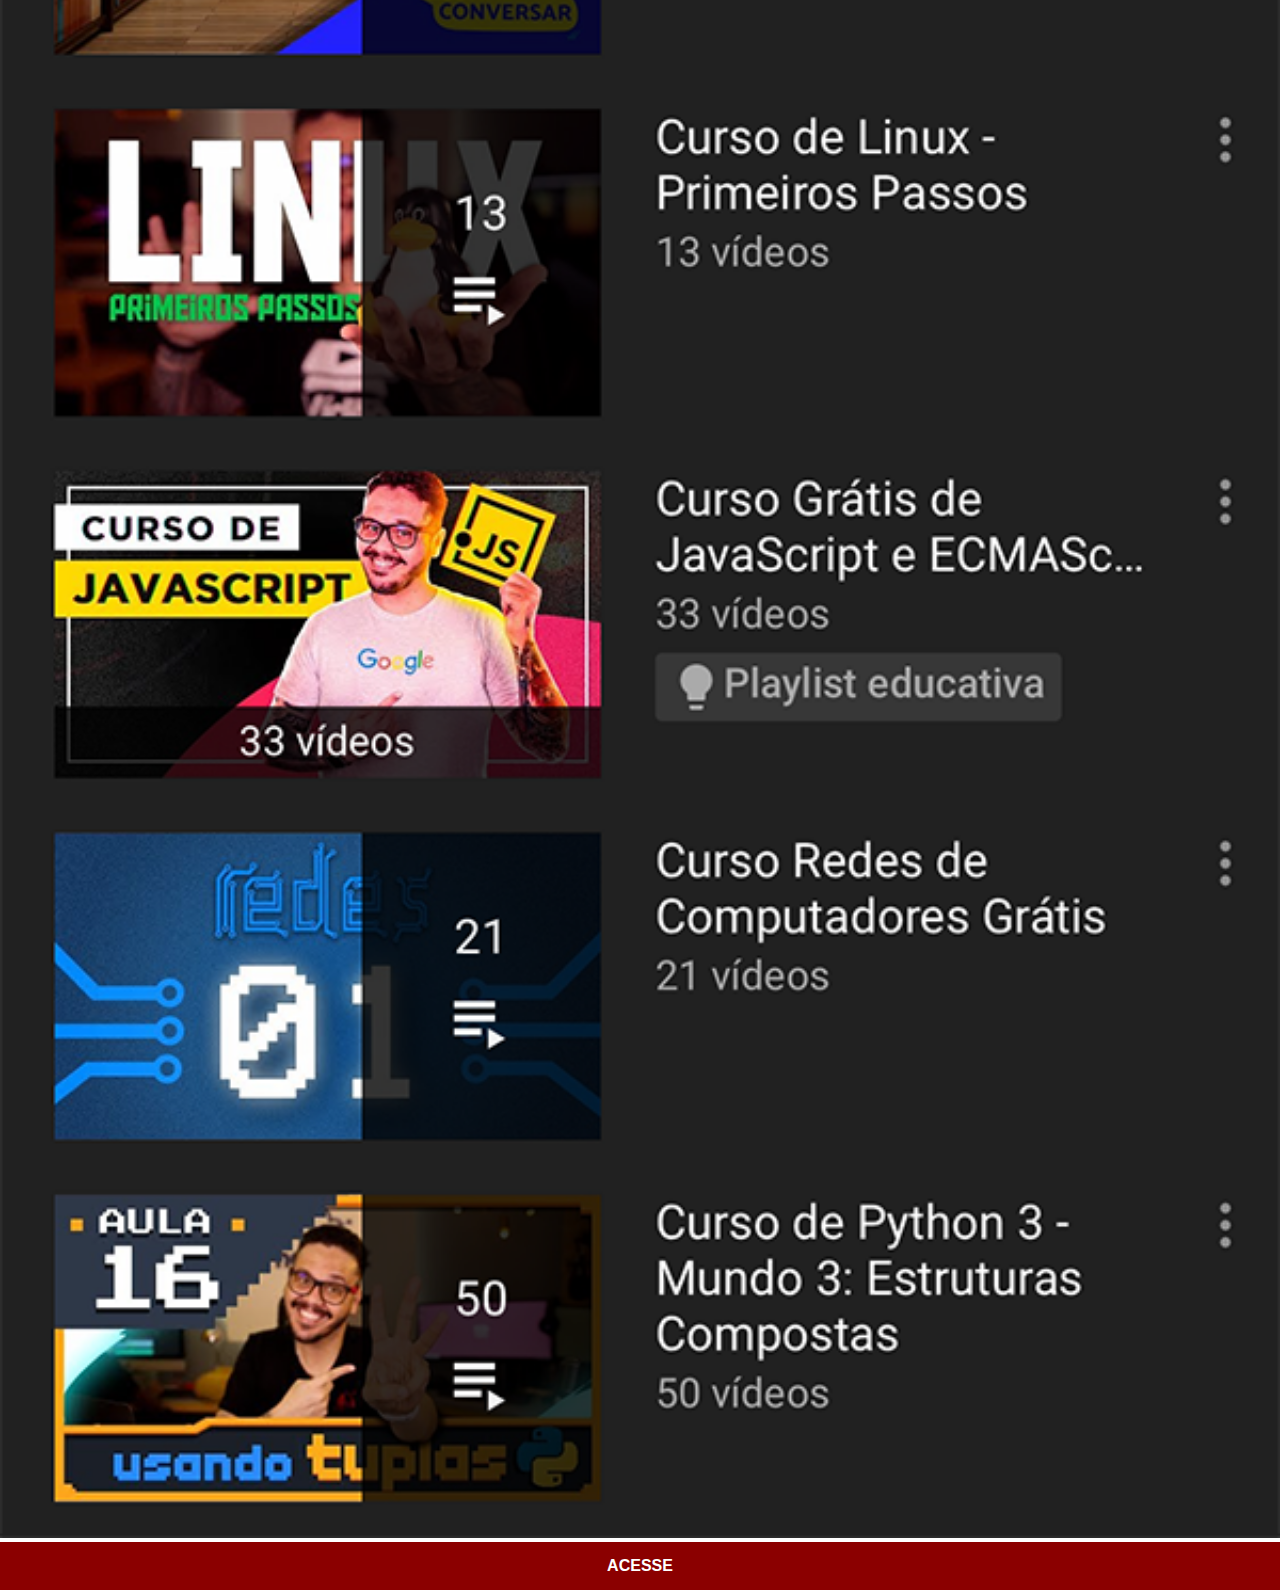
<file: paginas/youtube.html>
<!DOCTYPE html>
<html lang="pt-br">
<head>
    <meta charset="UTF-8">
    <meta name="viewport" content="width=device-width, initial-scale=1.0">
    <title>YouTube</title>
    <link rel="stylesheet" href="../estilos/telas.css">
</head>
<body>
    <img src="../imagens/tela-youtube.png" alt="YouTube">
    <a href="https://www.youtube.com/@cursoemvideo/playlists" target="_blank">ACESSE</a>
</body>
</html>
</file>
<file: estilos/style.css>
@charset "UTF-8";
*{
    margin: 0px;
    padding: 0px;
    font-family: Arial, Helvetica, sans-serif;
}
html, body{
    height: 100vh;
    width: 100vw;
    background-color: rgb(94, 70, 6);
}
main{
    position: relative;
    height: 100vh;
}
body{
    background-image: url(../imagens/fundo-madeira.jpg);
    background-position: top center;
    background-repeat: no-repeat;
    background-size: cover;
    background-attachment: fixed;
}
section#telefone{
    position: absolute;
    top: 50%;
    left: 50%;
    transform: translate(-50%, -50%);
    
    height: 627px;
    width: 311px;
    background: transparent url(../imagens/frame-iphone.png) no-repeat;
}
</file>
<file: estilos/telas.css>
@charset "UTF-8";
*{
    margin: 0px;
    padding: 0px;
    font-family: Arial, Helvetica, sans-serif;
}

::-webkit-scrollbar{
    width: 0px;
    height: 0px;
}

img{
    width: 100vw;
}
a{
    display: block;
    background-color: darkred;
    color: white;
    padding: 15px;
    text-align: center;
    font-weight: bolder;
    text-decoration: none;
}
a:hover{
    background-color: rgb(206, 0, 0);
}
</file>
